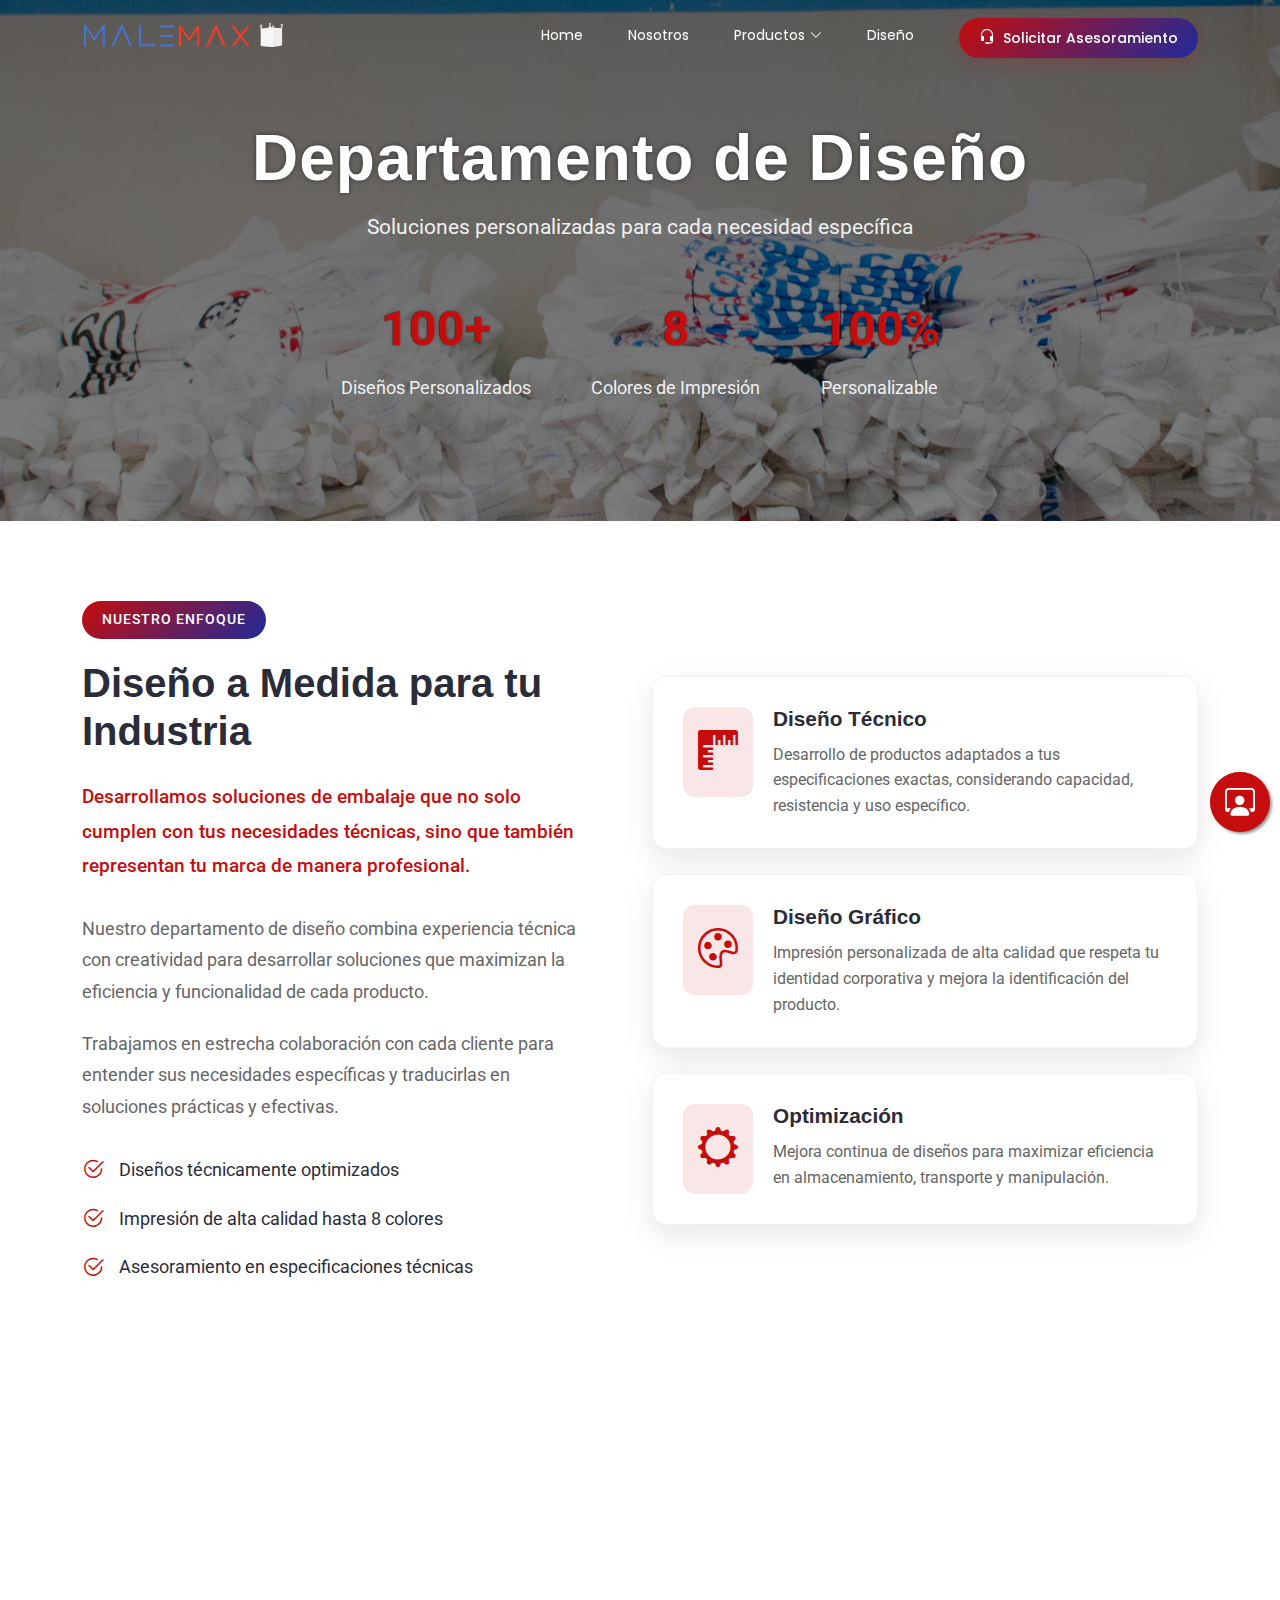
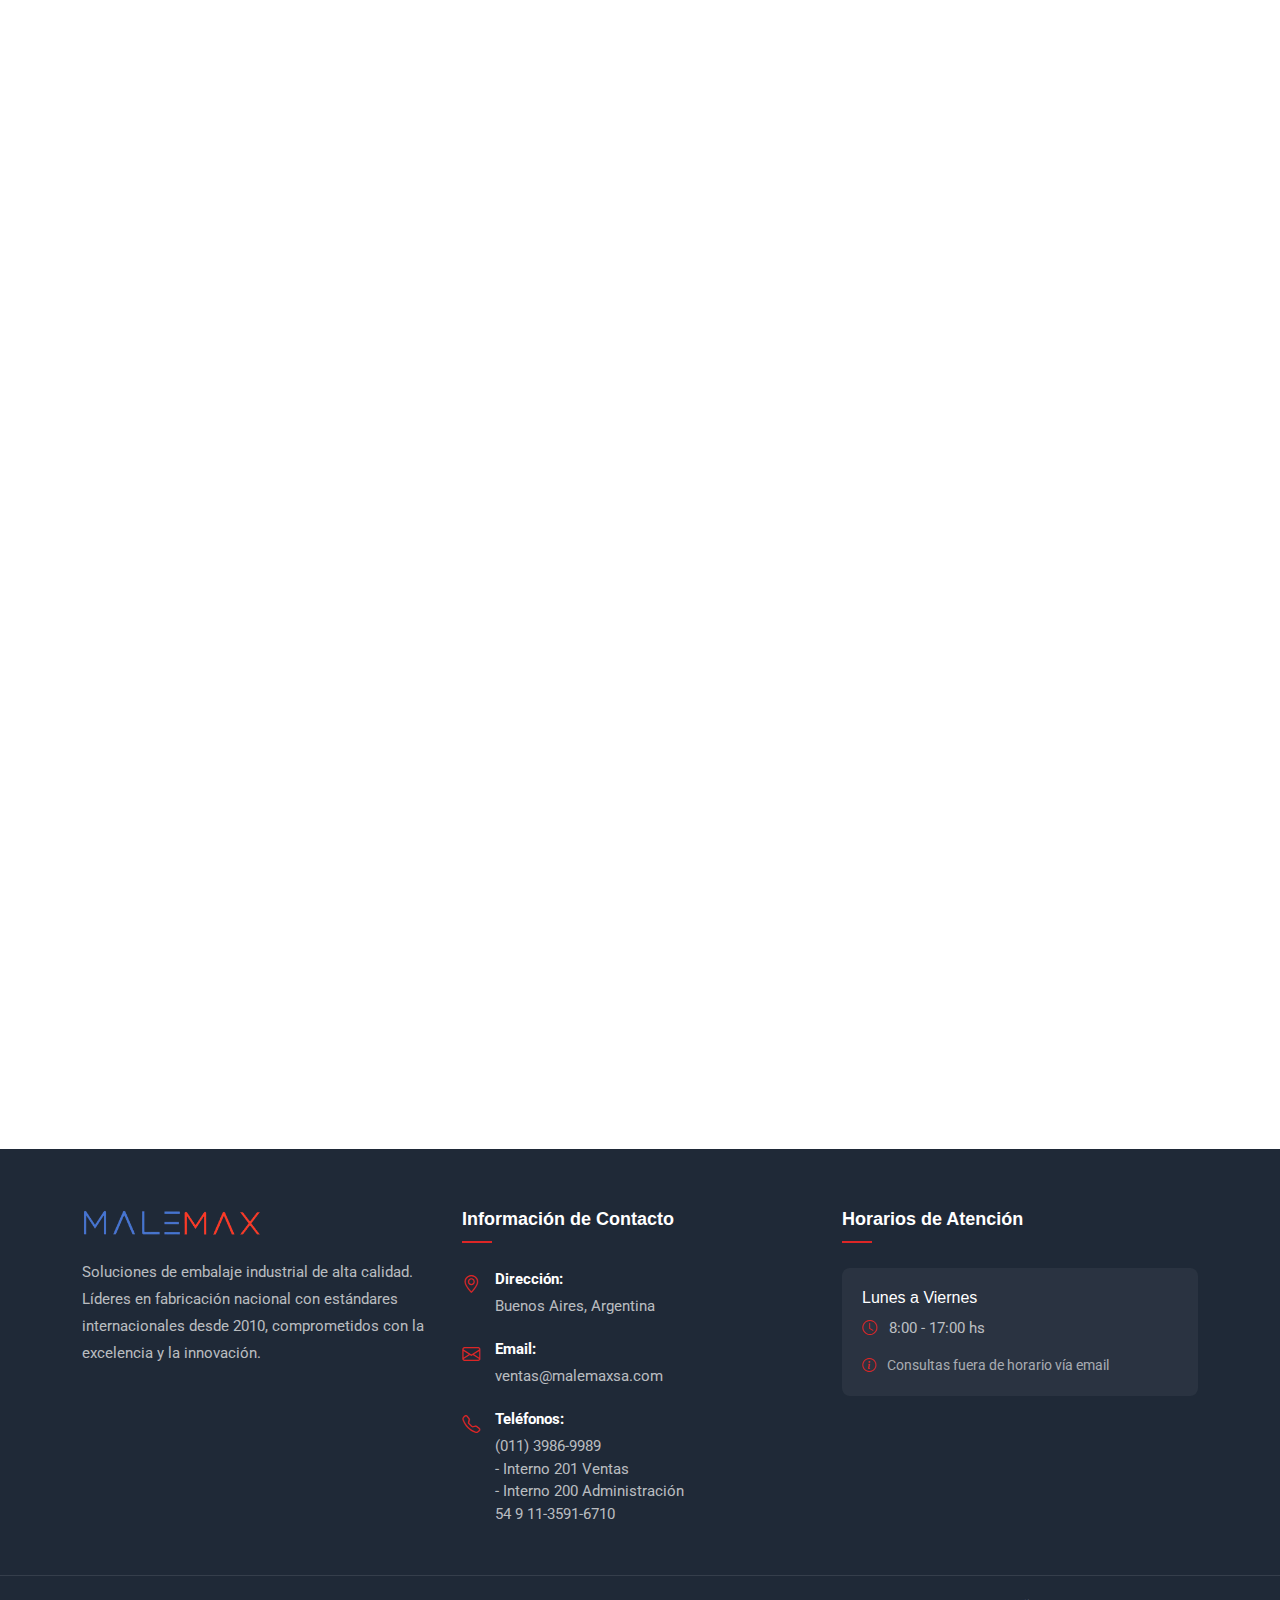
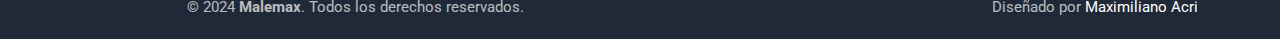
<file: diseño.html>
<!DOCTYPE html>
<html lang="es">

<head>
  <meta charset="utf-8">
  <meta content="width=device-width, initial-scale=1.0" name="viewport">
  <title>Diseño- MaleMax</title>
  <meta name="description" content="Servicio de diseño personalizado para embalajes industriales. Desarrollamos soluciones a medida con impresión de alta calidad y especificaciones técnicas precisas">
  <meta name="keywords" content="diseño big bags, personalización embalajes, impresión industrial, desarrollo técnico, soluciones a medida, diseño contenedores, especificaciones técnicas">

  <!-- Favicons -->
  <link href="./assets/img/favicon2.png" rel="icon">
  <link href="./assets/img/lRecurso 3.png" rel="apple-touch-icon">

  <!-- Fonts -->
  <link href="https://fonts.googleapis.com" rel="preconnect">
  <link href="https://fonts.gstatic.com" rel="preconnect" crossorigin>
  <link href="https://fonts.googleapis.com/css2?family=Roboto:wght@300;400;500;700&family=Poppins:wght@400;500;600&display=swap" rel="stylesheet">

  <!-- Vendor CSS Files -->
  <link href="assets/vendor/bootstrap/css/bootstrap.min.css" rel="stylesheet">
  <link href="assets/vendor/bootstrap-icons/bootstrap-icons.css" rel="stylesheet">
  <link href="assets/vendor/aos/aos.css" rel="stylesheet">
  <link href="assets/vendor/animate.css/animate.min.css" rel="stylesheet">

  <!-- Template Main CSS Files -->
  <link href="assets/css/main.css" rel="stylesheet">
</head>

<body class="productos-page">

  <div class="modal fade" id="serviciosModal" tabindex="-1" aria-hidden="true">
    <div class="modal-dialog modal-lg">
      <div class="modal-content">
        <div class="modal-header">
          <ul class="nav nav-tabs modal-tabs" role="tablist">
            <li class="nav-item" role="presentation">
              <button class="nav-link active" data-bs-toggle="tab" data-bs-target="#cotizacion-tab" type="button" role="tab">
                <i class="bi bi-calculator"></i> Solicitar Cotización
              </button>
            </li>
            <li class="nav-item" role="presentation">
              <button class="nav-link" data-bs-toggle="tab" data-bs-target="#asesoria-tab" type="button" role="tab">
                <i class="bi bi-chat-dots"></i> Asesoramiento Técnico
              </button>
            </li>
          </ul>
          <button type="button" class="btn-close" data-bs-dismiss="modal" aria-label="Close"></button>
        </div>
  
        <div class="modal-body">
          <div class="tab-content">
            <!-- Formulario de Cotización -->
            <div class="tab-pane fade show active" id="cotizacion-tab" role="tabpanel">
              <form class="cotizacion-form" id="formCotizacion">
                <div class="row g-3">
                  <div class="col-md-6">
                    <div class="form-floating">
                      <input type="text" class="form-control" id="cotizacion-nombre" required>
                      <label>Nombre</label>
                    </div>
                  </div>
                  <div class="col-md-6">
                    <div class="form-floating">
                      <input type="email" class="form-control" id="cotizacion-email" required>
                      <label>Email</label>
                    </div>
                  </div>
                  <div class="col-md-6">
                    <div class="form-floating">
                      <input type="text" class="form-control" id="cotizacion-empresa">
                      <label>Empresa</label>
                    </div>
                  </div>
                  <div class="col-md-6">
                    <div class="form-floating">
                      <input type="tel" class="form-control" id="cotizacion-telefono" required>
                      <label>Teléfono</label>
                    </div>
                  </div>
                  <div class="col-12">
                    <div class="form-floating">
                      <select class="form-select" id="cotizacion-producto" required>
                        <option value="" selected disabled>Seleccione un producto</option>
                        <optgroup label="Big Bags">
                          <option>Boca abierta/Fondo cerrado</option>
                          <option>Boca abierta/Válvula descarga</option>
                          <option>Válvula de carga/Fondo cerrado</option>
                          <option>Boca con pollera/Fondo cerrado</option>
                          <option>Boca con pollera/Válvula descarga</option>
                          <option>Válvula de carga/Válvula descarga</option>
                        </optgroup>
                        <optgroup label="Otros Productos">
                          <option>Bolsa de Rafia</option>
                          <option>Tela Cubre Cerco</option>
                          <option>Bulk Liner</option>
                        </optgroup>
                      </select>
                      <label>Producto a cotizar</label>
                    </div>
                  </div>
                  <div class="col-12">
                    <div class="form-floating">
                      <textarea class="form-control" id="cotizacion-mensaje" style="height: 120px"></textarea>
                      <label>Especificaciones y cantidades</label>
                    </div>
                  </div>
                  <div class="col-12">
                    <button type="submit" class="btn-submit">
                      <i class="bi bi-send"></i> Solicitar Cotización
                    </button>
                  </div>
                </div>
              </form>
            </div>
  
            <!-- Formulario de Asesoramiento -->
            <div class="tab-pane fade" id="asesoria-tab" role="tabpanel">
              <form class="asesoria-form" id="formAsesoria">
                <div class="row g-3">
                  <div class="col-md-6">
                    <div class="form-floating">
                      <input type="text" class="form-control" id="asesoria-nombre" required>
                      <label>Nombre</label>
                    </div>
                  </div>
                  <div class="col-md-6">
                    <div class="form-floating">
                      <input type="email" class="form-control" id="asesoria-email" required>
                      <label>Email</label>
                    </div>
                  </div>
                  <div class="col-md-6">
                    <div class="form-floating">
                      <input type="text" class="form-control" id="asesoria-empresa">
                      <label>Empresa</label>
                    </div>
                  </div>
                  <div class="col-md-6">
                    <div class="form-floating">
                      <input type="tel" class="form-control" id="asesoria-telefono" required>
                      <label>Teléfono</label>
                    </div>
                  </div>
                  <div class="col-12">
                    <div class="form-floating">
                      <select class="form-select" id="asesoria-tipo" required>
                        <option value="" selected disabled>Seleccione el tipo de asesoramiento</option>
                        <option>Técnico</option>
                        <option>Producto</option>
                        <option>Aplicación</option>
                        <option>Otro</option>
                      </select>
                      <label>Tipo de asesoramiento</label>
                    </div>
                  </div>
                  <div class="col-12">
                    <div class="form-floating">
                      <textarea class="form-control" id="asesoria-consulta" style="height: 120px"></textarea>
                      <label>Describa su consulta</label>
                    </div>
                  </div>
                  <div class="col-12">
                    <button type="submit" class="btn-submit">
                      <i class="bi bi-send"></i> Solicitar Asesoramiento
                    </button>
                  </div>
                </div>
              </form>
            </div>
          </div>
        </div>
      </div>
    </div>
  </div>
  <!-- Header -->
  <header id="header" class="header d-flex align-items-center fixed-top">
    <div class="container-fluid container-xl position-relative d-flex align-items-center justify-content-between">

      <a href="index.html" class="logo d-flex align-items-center">
        <img src="assets/img/malemaxlogo.png" alt=""> 
        <img src="assets/img//lRecurso 3.png" alt="logo bi-binoculars"> 

      </a>

      <nav id="navmenu" class="navmenu">
        <ul>
          <li><a href="index.html">Home</a></li>
          <li><a href="nosotros.html">Nosotros</a></li>
          <li class="dropdown">
            <a href="productos.html"><span>Productos</span> <i class="bi bi-chevron-down toggle-dropdown"></i></a>
            <ul>
              <li><a href="productos.html#bolsas">Bolsas y Embalaje</a></li>
              <li><a href="productos.html#bulk-liner">Bulk Liner</a></li>
              <li><a href="productos.html#cubre-cerco">Cubre Cerco</a></li>
              <li class="dropdown">
                <a href="productos.html#big-bags"><span>Big Bags</span> <i class="bi bi-chevron-down toggle-dropdown"></i></a>
                <ul>
                  <li><a href="productos.html#product-boca-abierta-fondo-cerrado">Boca abierta / Fondo cerrado</a></li>
                  <li><a href="productos.html#product-boca-abierta-valvula">Boca abierta / Válvula de descarga</a></li>
                  <li><a href="productos.html#product-valvula-carga-fondo-cerrado">Válvula de carga / Fondo cerrado</a></li>
                  <li><a href="productos.html#product-boca-pollera-fondo-cerrado">Boca con pollera / Fondo cerrado</a></li>
                  <li><a href="productos.html#product-boca-pollera-valvula">Boca con pollera / Válvula de descarga</a></li>
                  <li><a href="productos.html#product-valvula-carga-descarga">Válvula de carga / Válvula de descarga</a></li>
                </ul>
              </li>
            </ul>
          </li>
          <li><a href="diseño.html">Diseño</a></li>
          <li class="nav-cta">
            <button class="btn-cta" data-bs-toggle="modal" data-bs-target="#serviciosModal">
              <i class="bi bi-headset"></i>
              Solicitar Asesoramiento
            </button>
          </li>
        </ul>
        <i class="mobile-nav-toggle d-xl-none bi bi-list"></i>
      </nav>

    </div>
  </header>


  <main class="main">
    <!-- Banner del Diseño -->
    <section id="design" class="about-modern">
        <div class="diseño-header" data-aos="fade-up">
            <div class="container">
                <h2 class="about-title">Departamento de Diseño</h2>
                <p class="about-subtitle">Soluciones personalizadas para cada necesidad específica</p>
                <div class="about-header-stats">
                    <div class="stat-item">
                        <span class="stat-number">100+</span>
                        <span class="stat-text">Diseños Personalizados</span>
                    </div>
                    <div class="stat-item">
                        <span class="stat-number">8</span>
                        <span class="stat-text">Colores de Impresión</span>
                    </div>
                    <div class="stat-item">
                        <span class="stat-number">100%</span>
                        <span class="stat-text">Personalizable</span>
                    </div>
                </div>
            </div>
        </div>

        <div class="container">
            <div class="about-intro" data-aos="fade-up">
                <div class="row align-items-center">
                    <div class="col-lg-6">
                        <div class="intro-content">
                            <div class="section-badge">Nuestro Enfoque</div>
                            <h3>Diseño a Medida para tu Industria</h3>
                            <p class="intro-lead">Desarrollamos soluciones de embalaje que no solo cumplen con tus necesidades técnicas, sino que también representan tu marca de manera profesional.</p>
                            <div class="intro-text">
                                <p>Nuestro departamento de diseño combina experiencia técnica con creatividad para desarrollar soluciones que maximizan la eficiencia y funcionalidad de cada producto.</p>
                                <p>Trabajamos en estrecha colaboración con cada cliente para entender sus necesidades específicas y traducirlas en soluciones prácticas y efectivas.</p>
                            </div>
                            <div class="intro-features">
                                <div class="feature-item">
                                    <i class="bi bi-check2-circle"></i>
                                    <span>Diseños técnicamente optimizados</span>
                                </div>
                                <div class="feature-item">
                                    <i class="bi bi-check2-circle"></i>
                                    <span>Impresión de alta calidad hasta 8 colores</span>
                                </div>
                                <div class="feature-item">
                                    <i class="bi bi-check2-circle"></i>
                                    <span>Asesoramiento en especificaciones técnicas</span>
                                </div>
                            </div>
                        </div>
                    </div>
                    <div class="col-lg-6">
                        <div class="value-cards">
                            <div class="value-card">
                                <i class="bi bi-rulers"></i>
                                <div class="value-content">
                                    <h4>Diseño Técnico</h4>
                                    <p>Desarrollo de productos adaptados a tus especificaciones exactas, considerando capacidad, resistencia y uso específico.</p>
                                </div>
                            </div>
                            <div class="value-card">
                                <i class="bi bi-palette"></i>
                                <div class="value-content">
                                    <h4>Diseño Gráfico</h4>
                                    <p>Impresión personalizada de alta calidad que respeta tu identidad corporativa y mejora la identificación del producto.</p>
                                </div>
                            </div>
                            <div class="value-card">
                                <i class="bi bi-gear-wide"></i>
                                <div class="value-content">
                                    <h4>Optimización</h4>
                                    <p>Mejora continua de diseños para maximizar eficiencia en almacenamiento, transporte y manipulación.</p>
                                </div>
                            </div>
                        </div>
                    </div>
                </div>
            </div>
        </div>
    </section>

    <!-- Sección de Proceso -->
    <section class="process-section" data-aos="fade-up">
        <div class="container">
            <div class="section-badge">Proceso de Diseño</div>
            <h3>Del Concepto a la Realidad</h3>
            
            <div class="process-grid">
                <div class="process-card">
                    <div class="process-icon">
                        <i class="bi bi-lightbulb"></i>
                        <span class="process-number">01</span>
                    </div>
                    <h4>Análisis de Necesidades</h4>
                    <p>Estudiamos tus requerimientos específicos: tipo de producto, capacidad, condiciones de uso y almacenamiento.</p>
                </div>

                <div class="process-card">
                    <div class="process-icon">
                        <i class="bi bi-pencil-square"></i>
                        <span class="process-number">02</span>
                    </div>
                    <h4>Diseño Técnico</h4>
                    <p>Desarrollamos planos técnicos detallados considerando dimensiones, resistencia y especificaciones de materiales.</p>
                </div>

                <div class="process-card">
                    <div class="process-icon">
                        <i class="bi bi-palette2"></i>
                        <span class="process-number">03</span>
                    </div>
                    <h4>Diseño Gráfico</h4>
                    <p>Creamos el arte final para impresión, respetando tu identidad corporativa y optimizando la visualización.</p>
                </div>

                <div class="process-card">
                    <div class="process-icon">
                        <i class="bi bi-check-circle"></i>
                        <span class="process-number">04</span>
                    </div>
                    <h4>Prototipo y Aprobación</h4>
                    <p>Fabricamos muestras para validación y realizamos ajustes según tus comentarios antes de la producción final.</p>
                </div>
            </div>
        </div>
    </section>

<!-- Sección de Capacidades -->
<section class="capabilities-section" data-aos="fade-up">
  <div class="container">
      <div class="section-badge">Capacidades Técnicas</div>
      <h3>Nuestras Herramientas</h3>
      
      <div class="capabilities-grid">
          <div class="capability-card">
              <i class="bi bi-printer"></i>
              <h4>Impresión</h4>
              <ul>
                  <li>Hasta 8 colores</li>
                  <li>Alta definición</li>
                  <li>Tintas especiales</li>
                  <li>Acabados personalizados</li>
              </ul>
          </div>

          <div class="capability-card">
              <i class="bi bi-stack"></i>
              <h4>Materiales</h4>
              <ul>
                  <li>Polipropileno virgen</li>
                  <li>Tejidos especiales</li>
                  <li>Recubrimientos UV</li>
                  <li>Tratamientos antiestáticos</li>
              </ul>
          </div>

          <div class="capability-card">
              <i class="bi bi-rulers"></i>
              <h4>Dimensiones</h4>
              <ul>
                  <li>Tamaños personalizados</li>
                  <li>Alta precisión</li>
                  <li>Optimización de espacio</li>
                  <li>Diseños ergonómicos</li>
              </ul>
          </div>

          <!-- Sección de Certificaciones comentada 
          <div class="capability-card">
              <i class="bi bi-shield-check"></i>
              <h4>Certificaciones</h4>
              <ul>
                  <li>Control de calidad</li>
                  <li>Normas ISO</li>
                  <li>Certificados de seguridad</li>
                  <li>Pruebas de resistencia</li>
              </ul>
          </div>
          -->
      </div>
  </div>
</section>

    <!-- Call to Action -->
    <section class="call-to-actiondiseño" data-aos="fade-up">
        <div class="container">
            <div class="row align-items-center">
              
                <div class="col-lg-8">
                    <h2>¿Necesitás un diseño personalizado?</h2>
                    <p>Nuestro equipo está listo para ayudarte a desarrollar la solución perfecta para tu negocio</p>
                </div>
                <div class="col-lg-4 text-center">
                    <button class="cta-button" data-bs-toggle="modal" data-bs-target="#serviciosModal">
                        Consultá con nuestros expertos
                    </button>
                </div>
            </div>
        </div>
    </section>
</main>


<div class="modal fade" id="serviciosModal" tabindex="-1" aria-hidden="true">
  <div class="modal-dialog modal-lg">
    <div class="modal-content">
      <div class="modal-header">
        <ul class="nav nav-tabs modal-tabs" role="tablist">
          <li class="nav-item" role="presentation">
            <button class="nav-link active" data-bs-toggle="tab" data-bs-target="#cotizacion-tab" type="button" role="tab">
              <i class="bi bi-calculator"></i> Solicitar Cotización
            </button>
          </li>
          <li class="nav-item" role="presentation">
            <button class="nav-link" data-bs-toggle="tab" data-bs-target="#asesoria-tab" type="button" role="tab">
              <i class="bi bi-chat-dots"></i> Asesoramiento Técnico
            </button>
          </li>
        </ul>
        <button type="button" class="btn-close" data-bs-dismiss="modal" aria-label="Close"></button>
      </div>

      <div class="modal-body">
        <div class="tab-content">
          <!-- Formulario de Cotización -->
          <div class="tab-pane fade show active" id="cotizacion-tab" role="tabpanel">
            <form class="cotizacion-form" id="formCotizacion">
              <div class="row g-3">
                <div class="col-md-6">
                  <div class="form-floating">
                    <input type="text" class="form-control" id="cotizacion-nombre" required>
                    <label>Nombre</label>
                  </div>
                </div>
                <div class="col-md-6">
                  <div class="form-floating">
                    <input type="email" class="form-control" id="cotizacion-email" required>
                    <label>Email</label>
                  </div>
                </div>
                <div class="col-md-6">
                  <div class="form-floating">
                    <input type="text" class="form-control" id="cotizacion-empresa">
                    <label>Empresa</label>
                  </div>
                </div>
                <div class="col-md-6">
                  <div class="form-floating">
                    <input type="tel" class="form-control" id="cotizacion-telefono" required>
                    <label>Teléfono</label>
                  </div>
                </div>
                <div class="col-12">
                  <div class="form-floating">
                    <select class="form-select" id="cotizacion-producto" required>
                      <option value="" selected disabled>Seleccione un producto</option>
                      <optgroup label="Big Bags">
                        <option>Boca abierta/Fondo cerrado</option>
                        <option>Boca abierta/Válvula descarga</option>
                        <option>Válvula de carga/Fondo cerrado</option>
                        <option>Boca con pollera/Fondo cerrado</option>
                        <option>Boca con pollera/Válvula descarga</option>
                        <option>Válvula de carga/Válvula descarga</option>
                      </optgroup>
                      <optgroup label="Otros Productos">
                        <option>Bolsa de Rafia</option>
                        <option>Tela Cubre Cerco</option>
                        <option>Bulk Liner</option>
                      </optgroup>
                    </select>
                    <label>Producto a cotizar</label>
                  </div>
                </div>
                <div class="col-12">
                  <div class="form-floating">
                    <textarea class="form-control" id="cotizacion-mensaje" style="height: 120px"></textarea>
                    <label>Especificaciones y cantidades</label>
                  </div>
                </div>
                <div class="col-12">
                  <button type="submit" class="btn-submit">
                    <i class="bi bi-send"></i> Solicitar Cotización
                  </button>
                </div>
              </div>
            </form>
          </div>

          <!-- Formulario de Asesoramiento -->
          <div class="tab-pane fade" id="asesoria-tab" role="tabpanel">
            <form class="asesoria-form" id="formAsesoria">
              <div class="row g-3">
                <div class="col-md-6">
                  <div class="form-floating">
                    <input type="text" class="form-control" id="asesoria-nombre" required>
                    <label>Nombre</label>
                  </div>
                </div>
                <div class="col-md-6">
                  <div class="form-floating">
                    <input type="email" class="form-control" id="asesoria-email" required>
                    <label>Email</label>
                  </div>
                </div>
                <div class="col-md-6">
                  <div class="form-floating">
                    <input type="text" class="form-control" id="asesoria-empresa">
                    <label>Empresa</label>
                  </div>
                </div>
                <div class="col-md-6">
                  <div class="form-floating">
                    <input type="tel" class="form-control" id="asesoria-telefono" required>
                    <label>Teléfono</label>
                  </div>
                </div>
                <div class="col-12">
                  <div class="form-floating">
                    <select class="form-select" id="asesoria-tipo" required>
                      <option value="" selected disabled>Seleccione el tipo de asesoramiento</option>
                      <option>Técnico</option>
                      <option>Producto</option>
                      <option>Aplicación</option>
                      <option>Otro</option>
                    </select>
                    <label>Tipo de asesoramiento</label>
                  </div>
                </div>
                <div class="col-12">
                  <div class="form-floating">
                    <textarea class="form-control" id="asesoria-consulta" style="height: 120px"></textarea>
                    <label>Describa su consulta</label>
                  </div>
                </div>
                <div class="col-12">
                  <button type="submit" class="btn-submit">
                    <i class="bi bi-send"></i> Solicitar Asesoramiento
                  </button>
                </div>
              </div>
            </form>
          </div>
        </div>
      </div>
    </div>
  </div>
</div>

<footer id="footer" class="footer">
  <div class="footer-top">
    <div class="container">
      <div class="row gy-4">
        <!-- Company Info & Logo -->
        <div class="col-lg-4 col-md-12 footer-info">
          <div class="footer-logo mb-4">
            <img src="./assets/img/malemaxlogo.png" alt="Malemax Logo" class="img-fluid" width="180">
          </div>
          <p class="company-description">
            Soluciones de embalaje industrial de alta calidad. Líderes en fabricación nacional 
            con estándares internacionales desde 2010, comprometidos con la excelencia y la innovación.
          </p>

        </div>

        <!-- Contact Information -->
        <div class="col-lg-4 col-md-6 footer-contact">
          <h4>Información de Contacto</h4>
          <ul class="contact-list">
            <li>
              <i class="bi bi-geo-alt"></i>
              <div class="contact-info">
                <strong>Dirección:</strong>
                <p>Buenos Aires, Argentina</p>
              </div>
            </li>
            <li>
              <i class="bi bi-envelope"></i>
              <div class="contact-info">
                <strong>Email:</strong>
                <p><a href="mailto:ventas@malemaxsa.com">ventas@malemaxsa.com</a></p>
              </div>
            </li>
            <li>
              <i class="bi bi-telephone"></i>
              <div class="contact-info">
                <strong>Teléfonos:</strong>
                <p><a href="tel:+541112345678">(011) 3986-9989</a></p>
                <p>- Interno 201 Ventas</p>
                <p>- Interno 200 Administración</p>
                <p><a href="tel:+541112345678">54 9 11-3591-6710</a></p>
              </div>
            </li>
          </ul>
        </div>

        <!-- Business Hours -->
        <div class="col-lg-4 col-md-6 footer-hours">
          <h4>Horarios de Atención</h4>
          <div class="business-hours">
            <div class="hours-block">
              <h5>Lunes a Viernes</h5>
              <p><i class="bi bi-clock"></i> 8:00 - 17:00 hs</p>
            </div>
            <div class="hours-note mt-3">
              <i class="bi bi-info-circle"></i>
              <span>Consultas fuera de horario vía email</span>
            </div>
          </div>
        </div>
      </div>
    </div>
  </div>

  <div class="footer-bottom">
    <div class="container">
      <div class="row align-items-center">
        <div class="col-md-6">
          <div class="copyright">
            © <span id="currentYear">2024</span> <strong>Malemax</strong>. Todos los derechos reservados.
          </div>
        </div>
        <div class="col-md-6">
          <div class="credits">
            Diseñado por <a href="https://www.linkedin.com/in/maximilianoeacri/" target="_blank" rel="noopener">Maximiliano Acri</a>
          </div>
        </div>
      </div>
    </div>
  </div>
</footer>


  <!-- Botón de WhatsApp con tooltip -->
  <div class="assistant-container">
    <button class="assistant-btn" id="assistantBtn">
        <div class="icon-container">
            <i class="bi bi-person-workspace"></i>
            <i class="bi bi-headset secondary-icon"></i>
        </div>
    </button>
    <span class="assistant-tooltip">¿Cómo podemos ayudarte?</span>
    <div class="assistant-menu" id="assistantMenu">
        <button class="menu-item" data-bs-toggle="modal" data-bs-target="#serviciosModal" 
                onclick="activateTab('cotizacion-tab')">
            <i class="bi bi-calculator"></i>
            Solicitar Cotización
        </button>
        <button class="menu-item" data-bs-toggle="modal" data-bs-target="#serviciosModal"
                onclick="activateTab('asesoria-tab')">
            <i class="bi bi-tools"></i>
            Asesoramiento Técnico
        </button>
        <a href="https://wa.me/5491135916710?text=Hola,%20quisiera%20hablar%20con%20un%20asesor" 
           class="menu-item"
           target="_blank"
           rel="noopener noreferrer">
            <i class="bi bi-headset"></i>
            Hablar con un Asesor
        </a>
    </div>
  </div>


  <!-- Scroll Top Button -->
  <a href="#" id="scroll-top" class="scroll-top">
    <i class="bi bi-arrow-up-short"></i>
  </a>

  <!-- Vendor JS Files -->
  <script src="assets/vendor/bootstrap/js/bootstrap.bundle.min.js"></script>
  <script src="assets/vendor/aos/aos.js"></script>
  
  <!-- Template Main JS File -->
  <script src="assets/js/main.js"></script>
  <script src="assets/js/productos.js"></script>
  <script src="assets/js/assistant.js"></script>

</body>
</html>
</file>
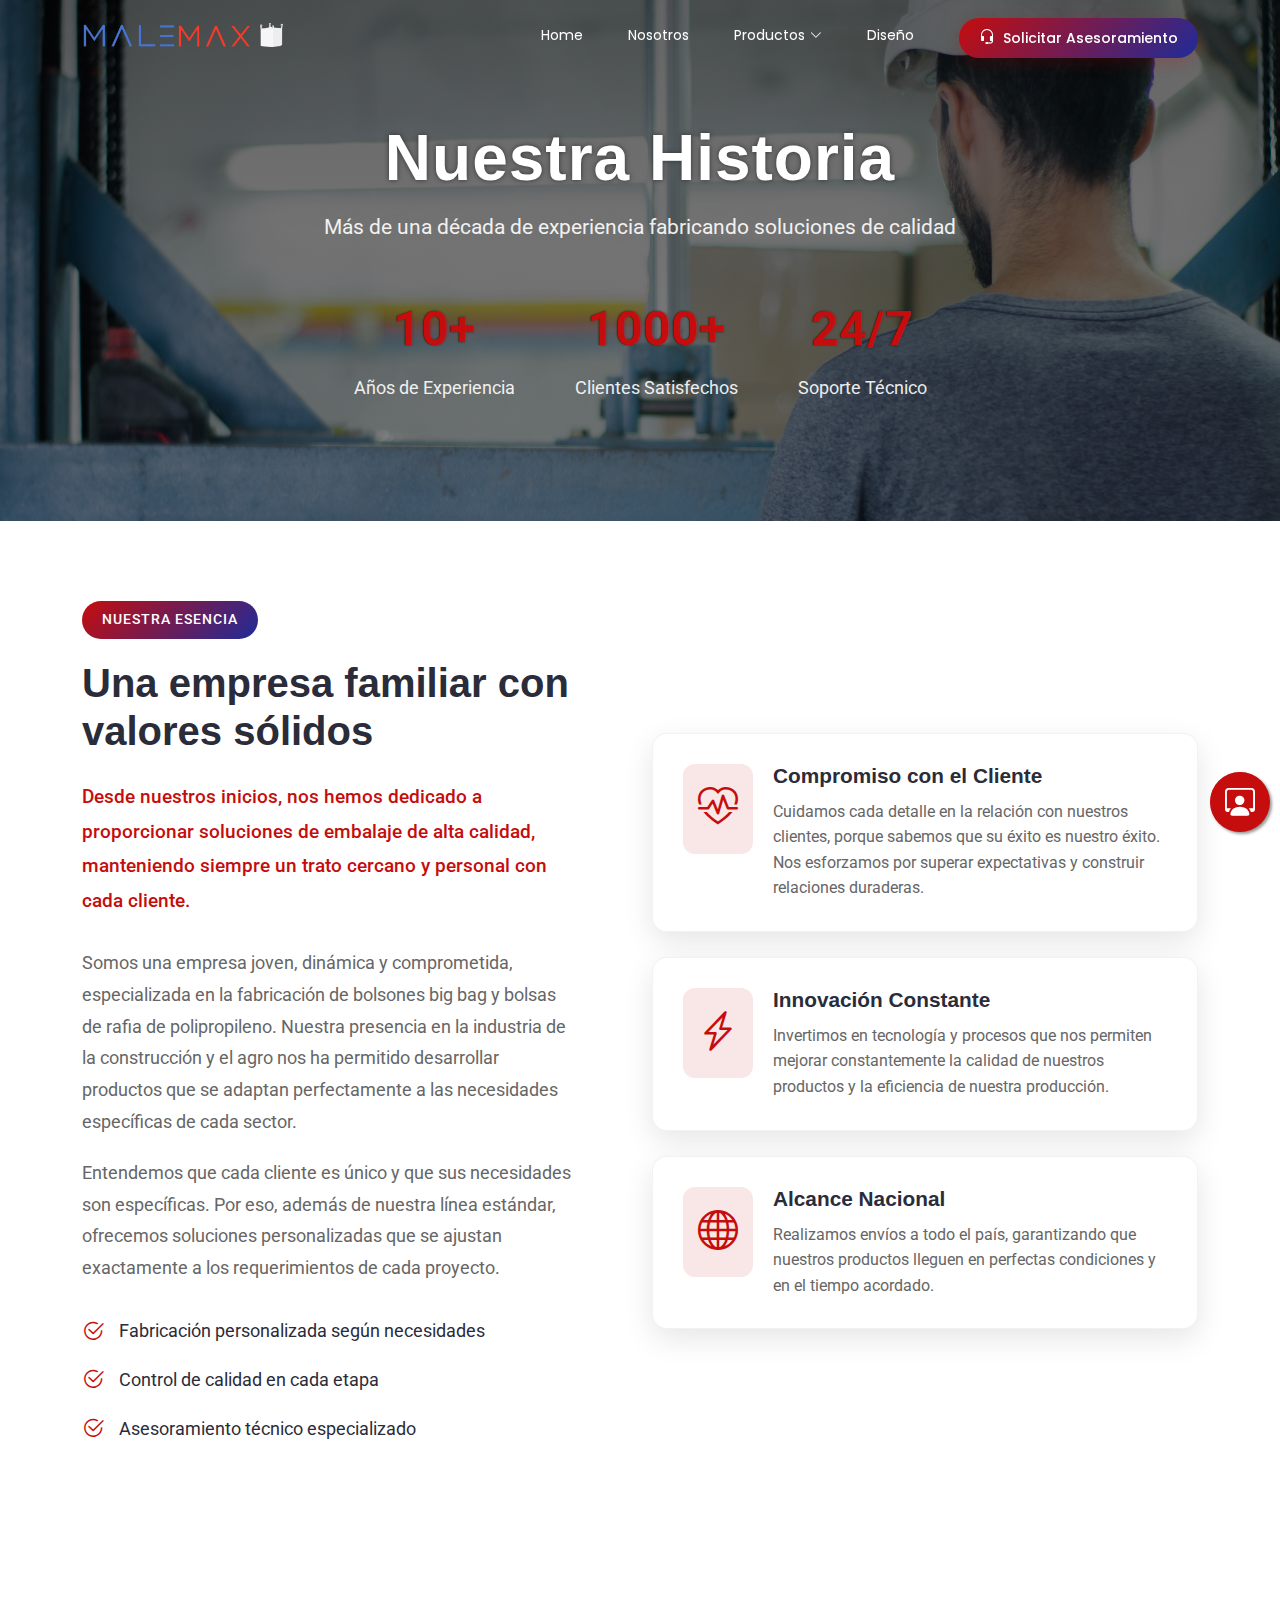
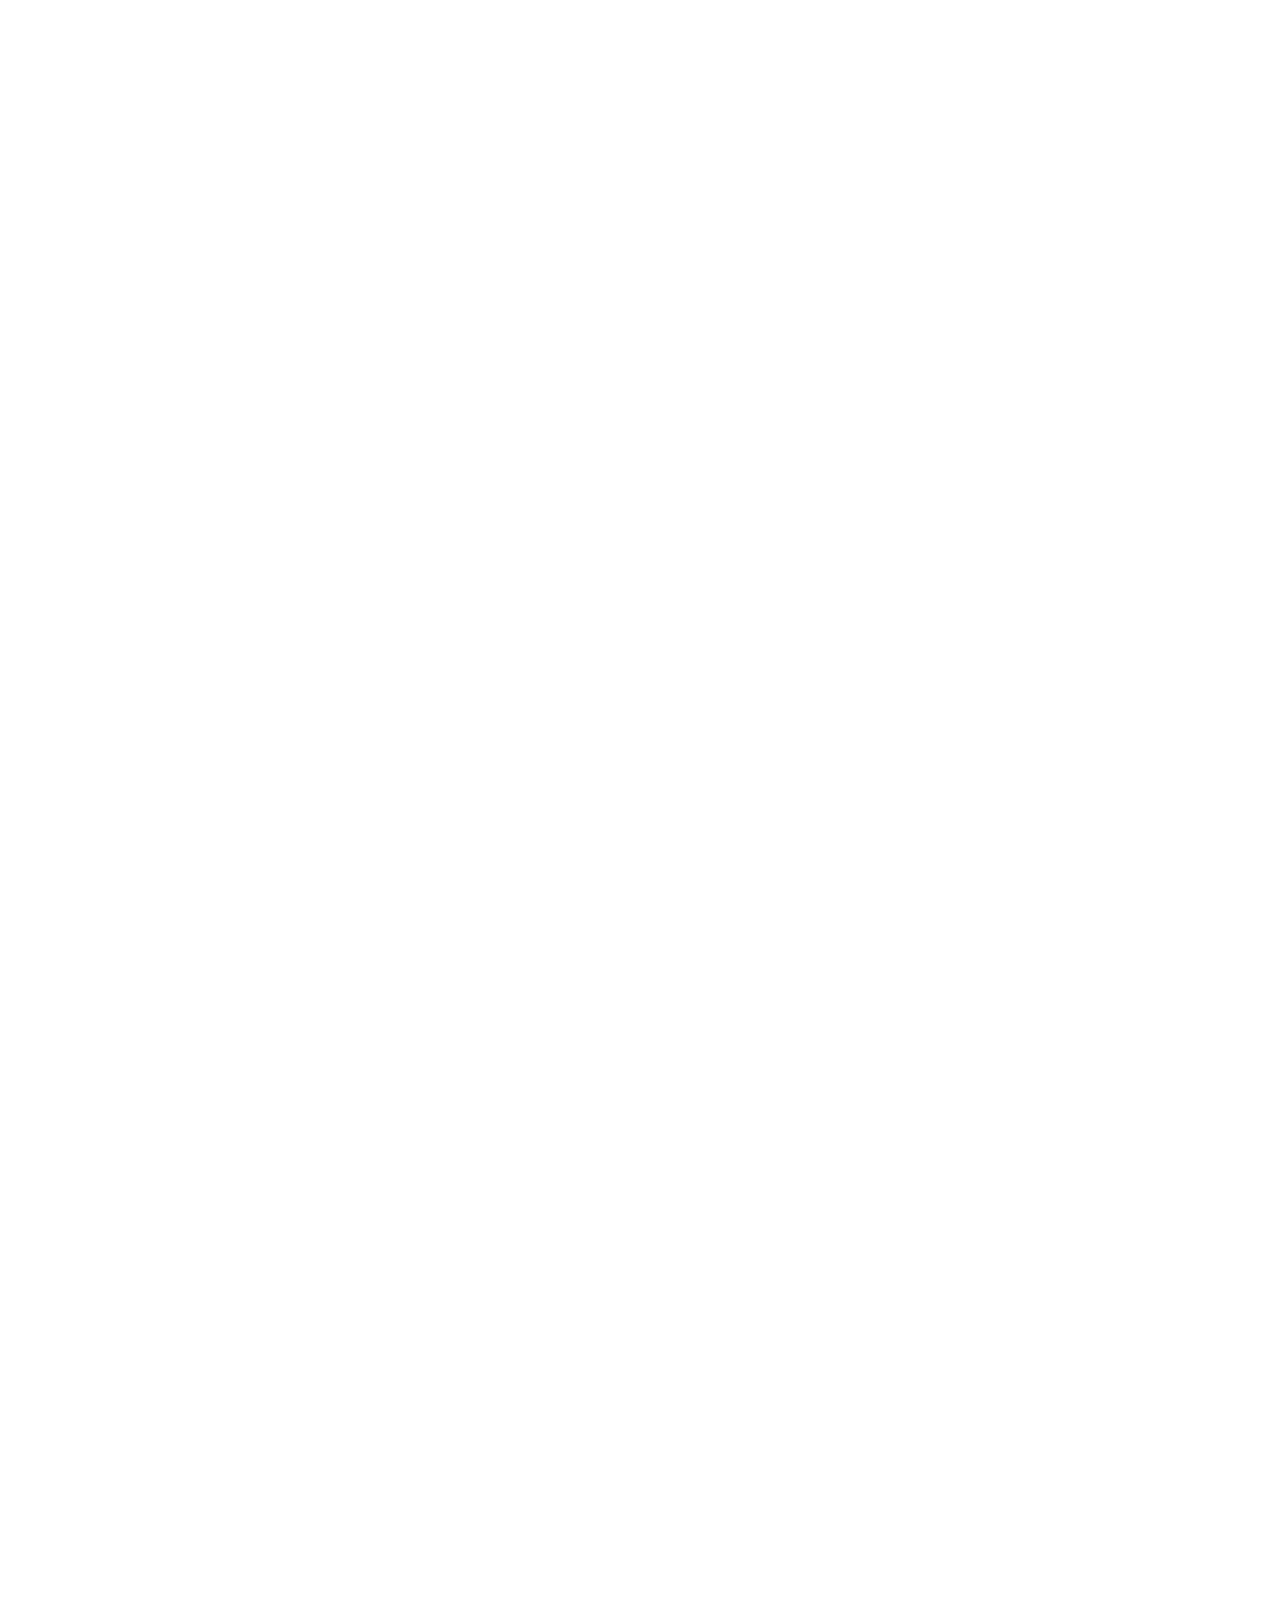
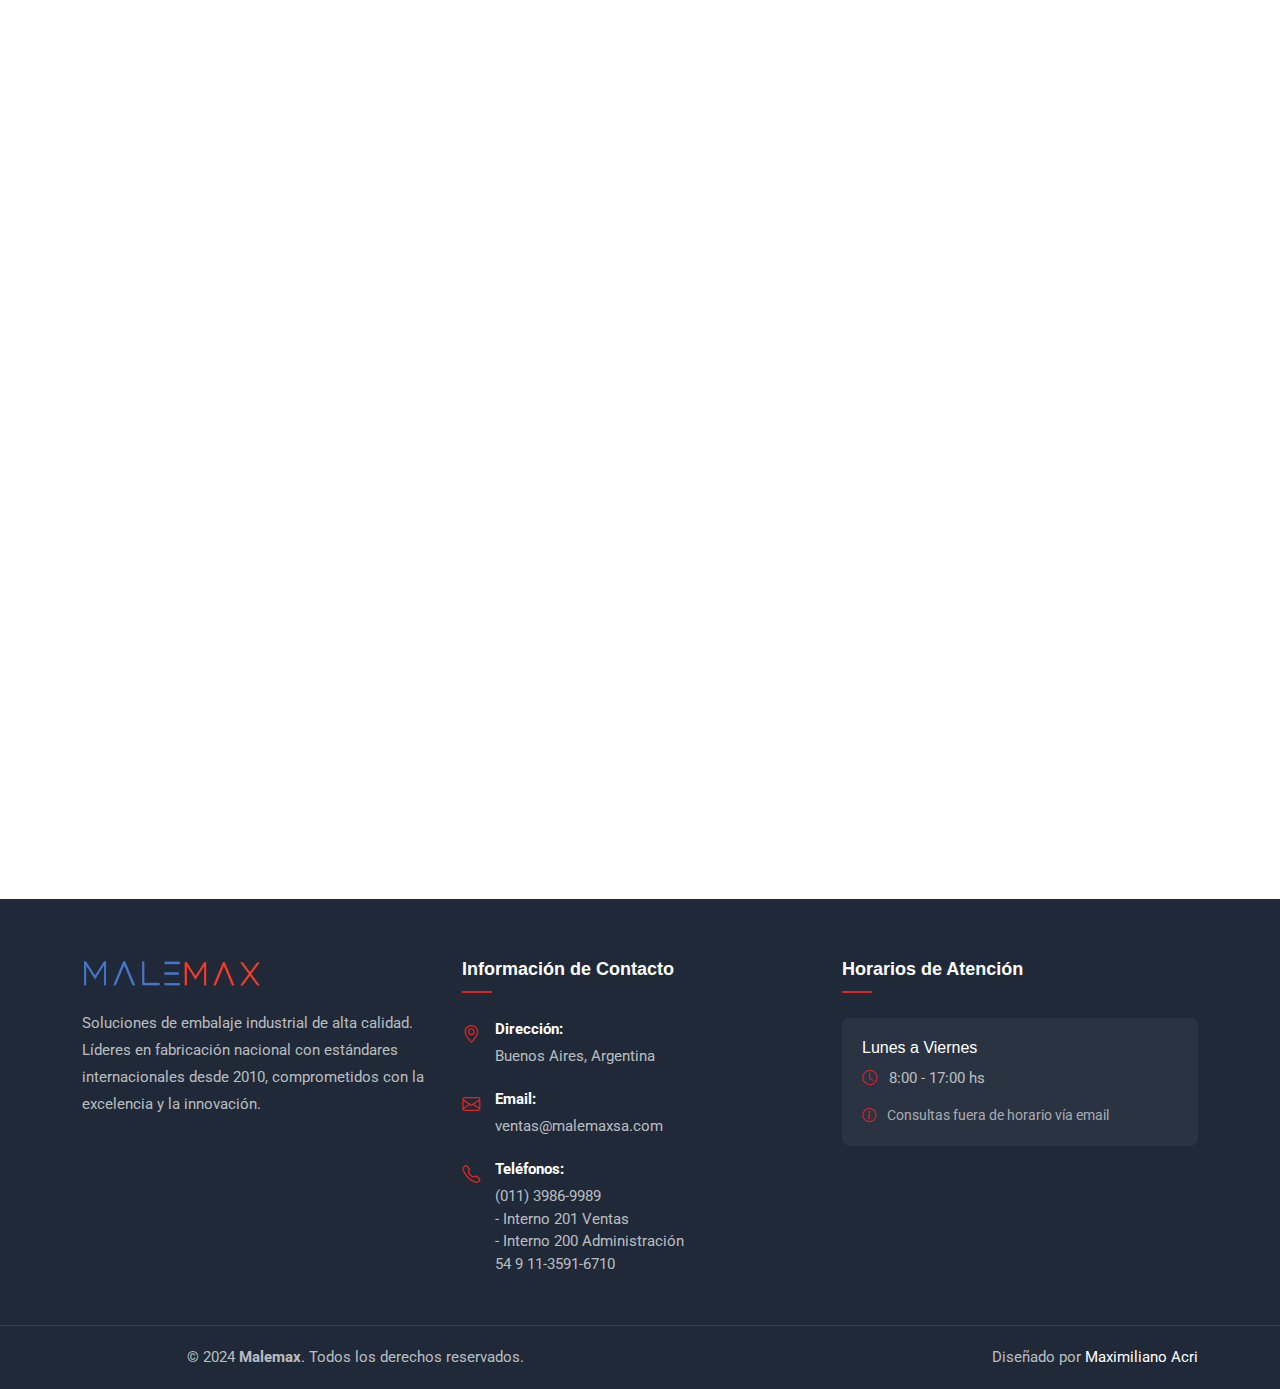
<file: nosotros.html>
<!DOCTYPE html>
<html lang="es">

<head>
  <meta charset="utf-8">
  <meta content="width=device-width, initial-scale=1.0" name="viewport">
  <title>Nosotros- MaleMax</title>
  <meta name="description" content="Más de una década de experiencia en la fabricación de soluciones de embalaje industrial. Descubre nuestra historia, valores y compromiso con la calidad y el servicio al cliente">
  <meta name="keywords" content="empresa embalaje industrial, fabricante big bags, historia malemax, experiencia industrial, servicio personalizado, calidad embalajes, equipo profesional">

  <!-- Favicons -->
  <link href="./assets/img/favicon2.png" rel="icon">
  <link href="./assets/img/lRecurso 3.png" rel="apple-touch-icon">

  <!-- Fonts -->
  <link href="https://fonts.googleapis.com" rel="preconnect">
  <link href="https://fonts.gstatic.com" rel="preconnect" crossorigin>
  <link href="https://fonts.googleapis.com/css2?family=Roboto:wght@300;400;500;700&family=Poppins:wght@400;500;600&display=swap" rel="stylesheet">

  <!-- Vendor CSS Files -->
  <link href="assets/vendor/bootstrap/css/bootstrap.min.css" rel="stylesheet">
  <link href="assets/vendor/bootstrap-icons/bootstrap-icons.css" rel="stylesheet">
  <link href="assets/vendor/aos/aos.css" rel="stylesheet">
  <link href="assets/vendor/animate.css/animate.min.css" rel="stylesheet">

  <!-- Template Main CSS Files -->
  <link href="assets/css/main.css" rel="stylesheet">
</head>

<body class="productos-page">
  <!-- Header -->
  <header id="header" class="header d-flex align-items-center fixed-top">
    <div class="container-fluid container-xl position-relative d-flex align-items-center justify-content-between">

      <a href="index.html" class="logo d-flex align-items-center">
        <img src="assets/img/malemaxlogo.png" alt=""> 
        <img src="assets/img//lRecurso 3.png" alt="logo bi-binoculars"> 

      </a>

      <nav id="navmenu" class="navmenu">
        <ul>
          <li><a href="index.html">Home</a></li>
          <li><a href="nosotros.html">Nosotros</a></li>
          <li class="dropdown">
            <a href="productos.html"><span>Productos</span> <i class="bi bi-chevron-down toggle-dropdown"></i></a>
            <ul>
              <li><a href="productos.html#bolsas">Bolsas y Embalaje</a></li>
              <li><a href="productos.html#bulk-liner">Bulk Liner</a></li>
              <li><a href="productos.html#cubre-cerco">Cubre Cerco</a></li>
              <li class="dropdown">
                <a href="productos.html#big-bags"><span>Big Bags</span> <i class="bi bi-chevron-down toggle-dropdown"></i></a>
                <ul>
                  <li><a href="productos.html#product-boca-abierta-fondo-cerrado">Boca abierta / Fondo cerrado</a></li>
                  <li><a href="productos.html#product-boca-abierta-valvula">Boca abierta / Válvula de descarga</a></li>
                  <li><a href="productos.html#product-valvula-carga-fondo-cerrado">Válvula de carga / Fondo cerrado</a></li>
                  <li><a href="productos.html#product-boca-pollera-fondo-cerrado">Boca con pollera / Fondo cerrado</a></li>
                  <li><a href="productos.html#product-boca-pollera-valvula">Boca con pollera / Válvula de descarga</a></li>
                  <li><a href="productos.html#product-valvula-carga-descarga">Válvula de carga / Válvula de descarga</a></li>
                </ul>
              </li>
            </ul>
          </li>
          <li><a href="diseño.html">Diseño</a></li>
          <li class="nav-cta">
            <button class="btn-cta" data-bs-toggle="modal" data-bs-target="#serviciosModal">
              <i class="bi bi-headset"></i>
              Solicitar Asesoramiento
            </button>
          </li>
        </ul>
        <i class="mobile-nav-toggle d-xl-none bi bi-list"></i>
      </nav>

    </div>
  </header>


  <main class="main">
    <!-- Banner del Producto -->
    <div class="modal fade" id="serviciosModal" tabindex="-1" aria-hidden="true">
      <div class="modal-dialog modal-lg">
        <div class="modal-content">
          <div class="modal-header">
            <ul class="nav nav-tabs modal-tabs" role="tablist">
              <li class="nav-item" role="presentation">
                <button class="nav-link active" data-bs-toggle="tab" data-bs-target="#cotizacion-tab" type="button" role="tab">
                  <i class="bi bi-calculator"></i> Solicitar Cotización
                </button>
              </li>
              <li class="nav-item" role="presentation">
                <button class="nav-link" data-bs-toggle="tab" data-bs-target="#asesoria-tab" type="button" role="tab">
                  <i class="bi bi-chat-dots"></i> Asesoramiento Técnico
                </button>
              </li>
            </ul>
            <button type="button" class="btn-close" data-bs-dismiss="modal" aria-label="Close"></button>
          </div>
    
          <div class="modal-body">
            <div class="tab-content">
              <!-- Formulario de Cotización -->
              <div class="tab-pane fade show active" id="cotizacion-tab" role="tabpanel">
                <form class="cotizacion-form" id="formCotizacion">
                  <div class="row g-3">
                    <div class="col-md-6">
                      <div class="form-floating">
                        <input type="text" class="form-control" id="cotizacion-nombre" required>
                        <label>Nombre</label>
                      </div>
                    </div>
                    <div class="col-md-6">
                      <div class="form-floating">
                        <input type="email" class="form-control" id="cotizacion-email" required>
                        <label>Email</label>
                      </div>
                    </div>
                    <div class="col-md-6">
                      <div class="form-floating">
                        <input type="text" class="form-control" id="cotizacion-empresa">
                        <label>Empresa</label>
                      </div>
                    </div>
                    <div class="col-md-6">
                      <div class="form-floating">
                        <input type="tel" class="form-control" id="cotizacion-telefono" required>
                        <label>Teléfono</label>
                      </div>
                    </div>
                    <div class="col-12">
                      <div class="form-floating">
                        <select class="form-select" id="cotizacion-producto" required>
                          <option value="" selected disabled>Seleccione un producto</option>
                          <optgroup label="Big Bags">
                            <option>Boca abierta/Fondo cerrado</option>
                            <option>Boca abierta/Válvula descarga</option>
                            <option>Válvula de carga/Fondo cerrado</option>
                            <option>Boca con pollera/Fondo cerrado</option>
                            <option>Boca con pollera/Válvula descarga</option>
                            <option>Válvula de carga/Válvula descarga</option>
                          </optgroup>
                          <optgroup label="Otros Productos">
                            <option>Bolsa de Rafia</option>
                            <option>Tela Cubre Cerco</option>
                            <option>Bulk Liner</option>
                          </optgroup>
                        </select>
                        <label>Producto a cotizar</label>
                      </div>
                    </div>
                    <div class="col-12">
                      <div class="form-floating">
                        <textarea class="form-control" id="cotizacion-mensaje" style="height: 120px"></textarea>
                        <label>Especificaciones y cantidades</label>
                      </div>
                    </div>
                    <div class="col-12">
                      <button type="submit" class="btn-submit">
                        <i class="bi bi-send"></i> Solicitar Cotización
                      </button>
                    </div>
                  </div>
                </form>
              </div>
    
              <!-- Formulario de Asesoramiento -->
              <div class="tab-pane fade" id="asesoria-tab" role="tabpanel">
                <form class="asesoria-form" id="formAsesoria">
                  <div class="row g-3">
                    <div class="col-md-6">
                      <div class="form-floating">
                        <input type="text" class="form-control" id="asesoria-nombre" required>
                        <label>Nombre</label>
                      </div>
                    </div>
                    <div class="col-md-6">
                      <div class="form-floating">
                        <input type="email" class="form-control" id="asesoria-email" required>
                        <label>Email</label>
                      </div>
                    </div>
                    <div class="col-md-6">
                      <div class="form-floating">
                        <input type="text" class="form-control" id="asesoria-empresa">
                        <label>Empresa</label>
                      </div>
                    </div>
                    <div class="col-md-6">
                      <div class="form-floating">
                        <input type="tel" class="form-control" id="asesoria-telefono" required>
                        <label>Teléfono</label>
                      </div>
                    </div>
                    <div class="col-12">
                      <div class="form-floating">
                        <select class="form-select" id="asesoria-tipo" required>
                          <option value="" selected disabled>Seleccione el tipo de asesoramiento</option>
                          <option>Técnico</option>
                          <option>Producto</option>
                          <option>Aplicación</option>
                          <option>Otro</option>
                        </select>
                        <label>Tipo de asesoramiento</label>
                      </div>
                    </div>
                    <div class="col-12">
                      <div class="form-floating">
                        <textarea class="form-control" id="asesoria-consulta" style="height: 120px"></textarea>
                        <label>Describa su consulta</label>
                      </div>
                    </div>
                    <div class="col-12">
                      <button type="submit" class="btn-submit">
                        <i class="bi bi-send"></i> Solicitar Asesoramiento
                      </button>
                    </div>
                  </div>
                </form>
              </div>
            </div>
          </div>
        </div>
      </div>
    </div>

    <section id="about" class="about-modern">
      <!-- Header de la sección con efecto parallax -->
      <div class="about-header" data-aos="fade-up">
        <div class="container">
          <h2 class="about-title">Nuestra Historia</h2>
          <p class="about-subtitle">Más de una década de experiencia fabricando soluciones de calidad</p>
          <div class="about-header-stats">
            <div class="stat-item">
              <span class="stat-number">10+</span>
              <span class="stat-text">Años de Experiencia</span>
            </div>
            <div class="stat-item">
              <span class="stat-number">1000+</span>
              <span class="stat-text">Clientes Satisfechos</span>
            </div>
            <div class="stat-item">
              <span class="stat-number">24/7</span>
              <span class="stat-text">Soporte Técnico</span>
            </div>
          </div>
        </div>
      </div>
    
      <div class="container">
        <!-- Sección principal con historia -->
        <div class="about-intro" data-aos="fade-up">
          <div class="row align-items-center">
            <div class="col-lg-6">
              <div class="intro-content">
                <div class="section-badge">Nuestra Esencia</div>
                <h3>Una empresa familiar con valores sólidos</h3>
                <p class="intro-lead">Desde nuestros inicios, nos hemos dedicado a proporcionar soluciones de embalaje de alta calidad, manteniendo siempre un trato cercano y personal con cada cliente.</p>
                <div class="intro-text">
                  <p>Somos una empresa joven, dinámica y comprometida, especializada en la fabricación de bolsones big bag y bolsas de rafia de polipropileno. Nuestra presencia en la industria de la construcción y el agro nos ha permitido desarrollar productos que se adaptan perfectamente a las necesidades específicas de cada sector.</p>
                  <p>Entendemos que cada cliente es único y que sus necesidades son específicas. Por eso, además de nuestra línea estándar, ofrecemos soluciones personalizadas que se ajustan exactamente a los requerimientos de cada proyecto.</p>
                </div>
                <div class="intro-features">
                  <div class="feature-item">
                    <i class="bi bi-check2-circle"></i>
                    <span>Fabricación personalizada según necesidades</span>
                  </div>
                  <div class="feature-item">
                    <i class="bi bi-check2-circle"></i>
                    <span>Control de calidad en cada etapa</span>
                  </div>
                  <div class="feature-item">
                    <i class="bi bi-check2-circle"></i>
                    <span>Asesoramiento técnico especializado</span>
                  </div>
                </div>
              </div>
            </div>
            <div class="col-lg-6">
              <div class="value-cards">
                <div class="value-card">
                  <i class="bi bi-heart-pulse"></i>
                  <div class="value-content">
                    <h4>Compromiso con el Cliente</h4>
                    <p>Cuidamos cada detalle en la relación con nuestros clientes, porque sabemos que su éxito es nuestro éxito. Nos esforzamos por superar expectativas y construir relaciones duraderas.</p>
                  </div>
                </div>
                <div class="value-card">
                  <i class="bi bi-lightning-charge"></i>
                  <div class="value-content">
                    <h4>Innovación Constante</h4>
                    <p>Invertimos en tecnología y procesos que nos permiten mejorar constantemente la calidad de nuestros productos y la eficiencia de nuestra producción.</p>
                  </div>
                </div>
                <div class="value-card">
                  <i class="bi bi-globe"></i>
                  <div class="value-content">
                    <h4>Alcance Nacional</h4>
                    <p>Realizamos envíos a todo el país, garantizando que nuestros productos lleguen en perfectas condiciones y en el tiempo acordado.</p>
                  </div>
                </div>
              </div>
            </div>
          </div>
        </div>
  <!-- Sección de Equipo -->
<div class="team-section light-bg" data-aos="fade-up">
  <div class="container">
    <div class="section-badge">Nuestro Equipo</div>
    <h3>El corazón de nuestra empresa</h3>
    <p class="team-intro">Contamos con profesionales altamente capacitados y comprometidos con la excelencia en cada área.</p>
    
    <div class="team-grid">
      <div class="team-area">
        <div class="team-icon">
          <i class="bi bi-tools"></i>
        </div>
        <h4>Producción</h4>
        <p>Expertos en la fabricación y control de calidad de cada producto.</p>
      </div>

      <div class="team-area">
        <div class="team-icon">
          <i class="bi bi-graph-up"></i>
        </div>
        <h4>Ventas</h4>
        <p>Asesores comerciales dedicados a encontrar la mejor solución para tu negocio.</p>
      </div>

      <div class="team-area">
        <div class="team-icon">
          <i class="bi bi-pencil-square"></i>
        </div>
        <h4>Diseño</h4>
        <p>Creativos especializados en desarrollo de productos personalizados.</p>
      </div>

      <div class="team-area">
        <div class="team-icon">
          <i class="bi bi-truck"></i>
        </div>
        <h4>Logística</h4>
        <p>Coordinación eficiente para entregas puntuales en todo el país.</p>
      </div>
    </div>
  </div>
</div>  
<!-- Sección de timeline/historia -->
<div class="timeline-section" data-aos="fade-up">
  <div class="container">
    <div class="section-badge">Nuestra Trayectoria</div>
    <h3 class="timeline-title">Creciendo junto a nuestros clientes</h3>
    
    <div class="timeline">
      <div class="timeline-item">
        <div class="timeline-content">
          <span class="timeline-date">2010</span>
          <h4>Los inicios</h4>
          <p>Comenzamos como una pequeña empresa familiar, con el sueño de brindar soluciones de calidad a la industria.</p>
        </div>
      </div>

      <div class="timeline-item">
        <div class="timeline-content">
          <span class="timeline-date">2015</span>
          <h4>Expansión de planta</h4>
          <p>Ampliamos nuestras instalaciones para satisfacer la creciente demanda y mejorar nuestros procesos productivos.</p>
        </div>
      </div>

      <div class="timeline-item">
        <div class="timeline-content">
          <span class="timeline-date">2018</span>
          <h4>Innovación Tecnológica</h4>
          <p>Incorporamos tecnología de última generación para optimizar la producción y ofrecer productos de mayor calidad.</p>
        </div>
      </div>

      <div class="timeline-item">
        <div class="timeline-content">
          <span class="timeline-date">2024</span>
          <h4>Presente y futuro</h4>
          <p>Continuamos innovando y creciendo, siempre comprometidos con la excelencia y el servicio al cliente.</p>
        </div>
      </div>
    </div>
  </div>
</div>
<!-- Sección de Proceso -->
<div class="process-section" data-aos="fade-up">
  <div class="container">
    <div class="section-badge">Nuestro Proceso</div>
    <h3>Cómo trabajamos</h3>
    
    <div class="process-grid">
      <div class="process-card">
        <div class="process-icon">
          <i class="bi bi-chat-dots"></i>
          <span class="process-number">01</span>
        </div>
        <h4>Consulta Inicial</h4>
        <p>Escuchamos tus necesidades y requerimientos específicos para entender perfectamente tu proyecto.</p>
      </div>

      <div class="process-card">
        <div class="process-icon">
          <i class="bi bi-pencil-square"></i>
          <span class="process-number">02</span>
        </div>
        <h4>Diseño y Planificación</h4>
        <p>Desarrollamos una solución personalizada que se adapte exactamente a tus necesidades.</p>
      </div>

      <div class="process-card">
        <div class="process-icon">
          <i class="bi bi-gear"></i>
          <span class="process-number">03</span>
        </div>
        <h4>Fabricación</h4>
        <p>Producimos tu pedido con los más altos estándares de calidad y control en cada etapa.</p>
      </div>

      <div class="process-card">
        <div class="process-icon">
          <i class="bi bi-truck"></i>
          <span class="process-number">04</span>
        </div>
        <h4>Entrega</h4>
        <p>Coordinamos la entrega en tiempo y forma, asegurando que todo llegue en perfectas condiciones.</p>
      </div>
    </div>
  </div>
</div>

  </main>

  <footer id="footer" class="footer">
    <div class="footer-top">
      <div class="container">
        <div class="row gy-4">
          <!-- Company Info & Logo -->
          <div class="col-lg-4 col-md-12 footer-info">
            <div class="footer-logo mb-4">
              <img src="./assets/img/malemaxlogo.png" alt="Malemax Logo" class="img-fluid" width="180">
            </div>
            <p class="company-description">
              Soluciones de embalaje industrial de alta calidad. Líderes en fabricación nacional 
              con estándares internacionales desde 2010, comprometidos con la excelencia y la innovación.
            </p>

          </div>
  
          <!-- Contact Information -->
          <div class="col-lg-4 col-md-6 footer-contact">
            <h4>Información de Contacto</h4>
            <ul class="contact-list">
              <li>
                <i class="bi bi-geo-alt"></i>
                <div class="contact-info">
                  <strong>Dirección:</strong>
                  <p>Buenos Aires, Argentina</p>
                </div>
              </li>
              <li>
                <i class="bi bi-envelope"></i>
                <div class="contact-info">
                  <strong>Email:</strong>
                  <p><a href="mailto:ventas@malemaxsa.com">ventas@malemaxsa.com</a></p>
                </div>
              </li>
              <li>
                <i class="bi bi-telephone"></i>
                <div class="contact-info">
                  <strong>Teléfonos:</strong>
                  <p><a href="tel:+541112345678">(011) 3986-9989</a></p>
                  <p>- Interno 201 Ventas</p>
                  <p>- Interno 200 Administración</p>
                  <p><a href="tel:+541112345678">54 9 11-3591-6710</a></p>
                </div>
              </li>
            </ul>
          </div>
  
          <!-- Business Hours -->
          <div class="col-lg-4 col-md-6 footer-hours">
            <h4>Horarios de Atención</h4>
            <div class="business-hours">
              <div class="hours-block">
                <h5>Lunes a Viernes</h5>
                <p><i class="bi bi-clock"></i> 8:00 - 17:00 hs</p>
              </div>
              <div class="hours-note mt-3">
                <i class="bi bi-info-circle"></i>
                <span>Consultas fuera de horario vía email</span>
              </div>
            </div>
          </div>
        </div>
      </div>
    </div>
  
    <div class="footer-bottom">
      <div class="container">
        <div class="row align-items-center">
          <div class="col-md-6">
            <div class="copyright">
              © <span id="currentYear">2024</span> <strong>Malemax</strong>. Todos los derechos reservados.
            </div>
          </div>
          <div class="col-md-6">
            <div class="credits">
              Diseñado por <a href="https://www.linkedin.com/in/maximilianoeacri/" target="_blank" rel="noopener">Maximiliano Acri</a>
            </div>
          </div>
        </div>
      </div>
    </div>
  </footer>


  <!-- Botón de WhatsApp con tooltip -->
  <div class="assistant-container">
    <button class="assistant-btn" id="assistantBtn">
        <div class="icon-container">
            <i class="bi bi-person-workspace"></i>
            <i class="bi bi-headset secondary-icon"></i>
        </div>
    </button>
    <span class="assistant-tooltip">¿Cómo podemos ayudarte?</span>
    <div class="assistant-menu" id="assistantMenu">
        <button class="menu-item" data-bs-toggle="modal" data-bs-target="#serviciosModal" 
                onclick="activateTab('cotizacion-tab')">
            <i class="bi bi-calculator"></i>
            Solicitar Cotización
        </button>
        <button class="menu-item" data-bs-toggle="modal" data-bs-target="#serviciosModal"
                onclick="activateTab('asesoria-tab')">
            <i class="bi bi-tools"></i>
            Asesoramiento Técnico
        </button>
        <a href="https://wa.me/5491135916710?text=Hola,%20quisiera%20hablar%20con%20un%20asesor" 
           class="menu-item"
           target="_blank"
           rel="noopener noreferrer">
            <i class="bi bi-headset"></i>
            Hablar con un Asesor
        </a>
    </div>
  </div>
  <!-- Scroll Top Button -->
  <a href="#" id="scroll-top" class="scroll-top">
    <i class="bi bi-arrow-up-short"></i>
  </a>

  
  <!-- Vendor JS Files -->
  <script src="assets/vendor/bootstrap/js/bootstrap.bundle.min.js"></script>
  <script src="assets/vendor/aos/aos.js"></script>
  
  <!-- Template Main JS File -->
  <script src="assets/js/main.js"></script>
  <script src="assets/js/productos.js"></script>
  <script src="assets/js/assistant.js"></script>

</body>
</html>
</file>
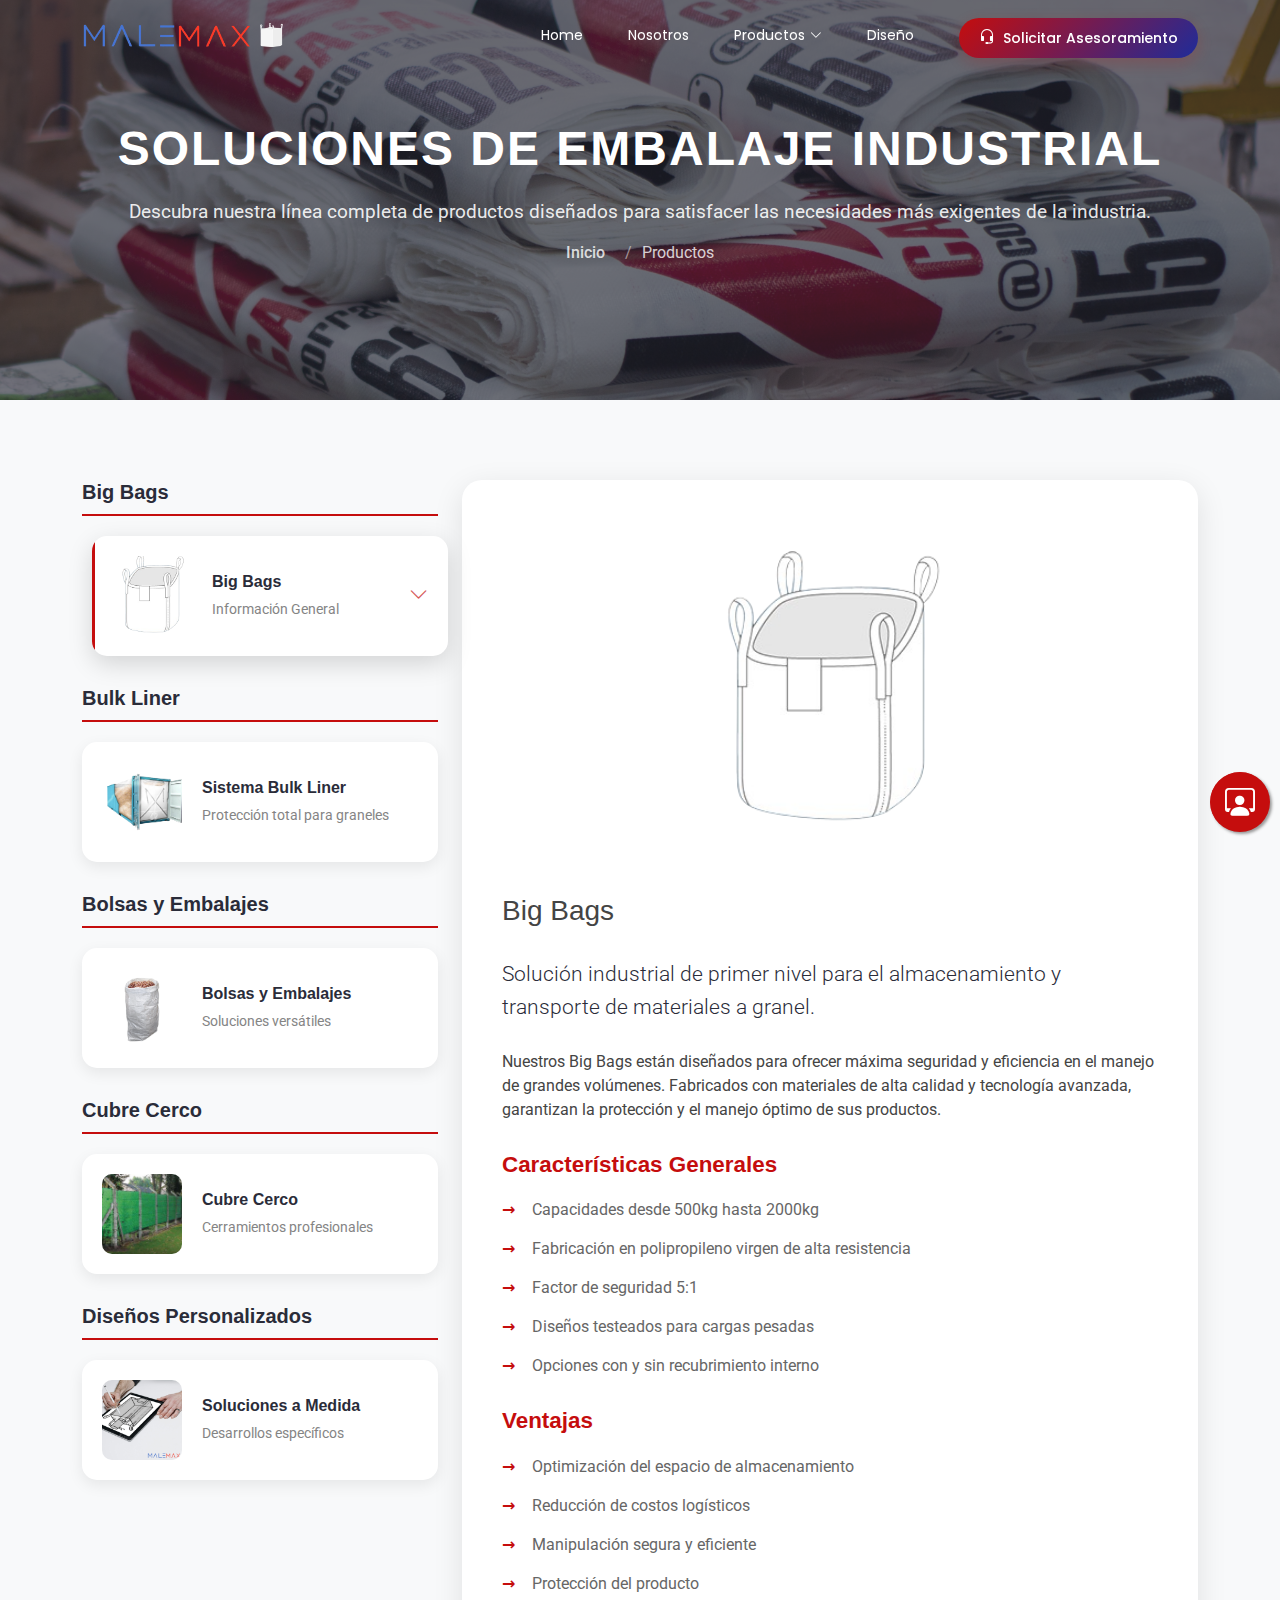
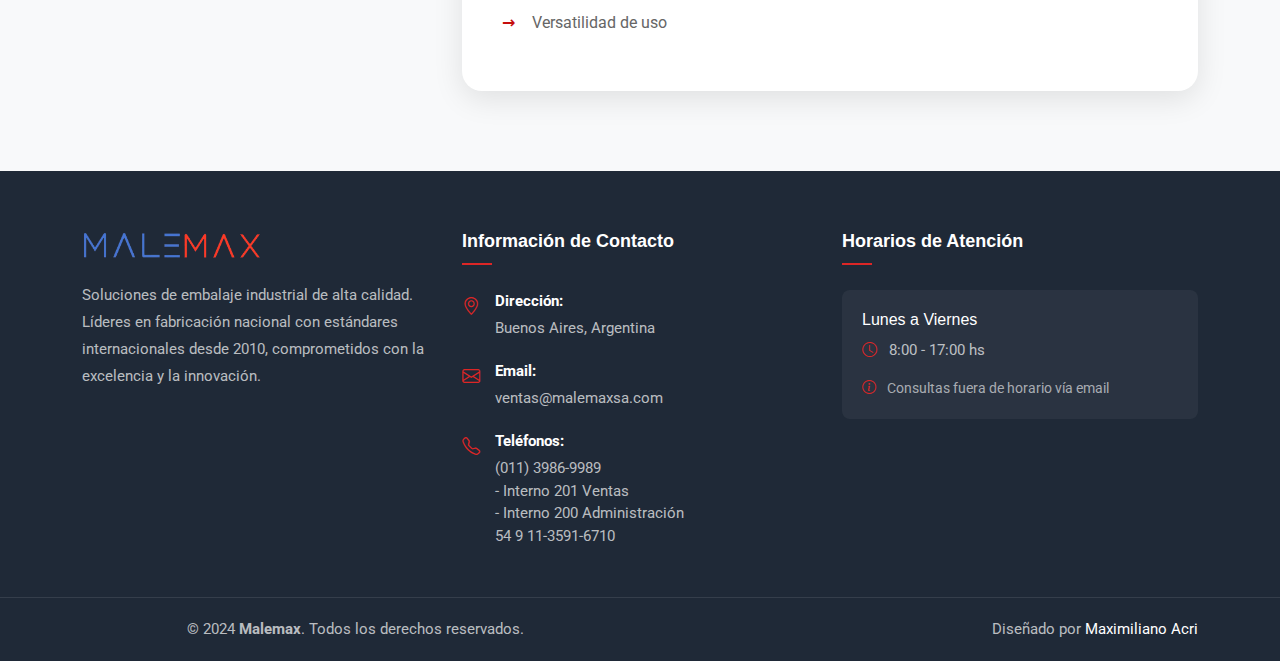
<file: productos.html>
<!DOCTYPE html>
<html lang="es">

<head>
  <meta charset="utf-8">
  <meta content="width=device-width, initial-scale=1.0" name="viewport">
  <title>Nuestros Productos - MaleMax</title>
  <meta name="description" content="Amplia gama de Big Bags y soluciones de embalaje industrial: contenedores flexibles, bulk liners, bolsas de rafia y cubre cercos. Productos personalizables de alta resistencia">
  <meta name="keywords" content="big bags tipos, contenedores flexibles, bulk liner contenedor, cubre cerco obra, bolsas industriales, embalaje personalizado, FIBC especiales, maxisacos industriales">

  <!-- Favicons -->
  <link href="./assets/img/favicon2.png" rel="icon">
  <link href="./assets/img/lRecurso 3.png" rel="apple-touch-icon">

  <!-- Fonts -->
  <link href="https://fonts.googleapis.com" rel="preconnect">
  <link href="https://fonts.gstatic.com" rel="preconnect" crossorigin>
  <link href="https://fonts.googleapis.com/css2?family=Roboto:wght@300;400;500;700&family=Poppins:wght@400;500;600&display=swap" rel="stylesheet">

  <!-- Vendor CSS Files -->
  <link href="assets/vendor/bootstrap/css/bootstrap.min.css" rel="stylesheet">
  <link href="assets/vendor/bootstrap-icons/bootstrap-icons.css" rel="stylesheet">
  <link href="assets/vendor/aos/aos.css" rel="stylesheet">
  <link href="assets/vendor/animate.css/animate.min.css" rel="stylesheet">

  <!-- Template Main CSS Files -->
  <link href="assets/css/main.css" rel="stylesheet">
  <link href="assets/css/productos.css" rel="stylesheet">
</head>

<body class="productos-page">
  <!-- Header -->
  <header id="header" class="header d-flex align-items-center fixed-top">
    <div class="container-fluid container-xl position-relative d-flex align-items-center justify-content-between">

      <a href="index.html" class="logo d-flex align-items-center">
        <img src="assets/img/malemaxlogo.png" alt=""> 
        <img src="assets/img//lRecurso 3.png" alt="logo bi-binoculars"> 

      </a>

      <nav id="navmenu" class="navmenu">
        <ul>
          <li><a href="index.html">Home</a></li>
          <li><a href="nosotros.html">Nosotros</a></li>
          <li class="dropdown">
            <a href="productos.html"><span>Productos</span> <i class="bi bi-chevron-down toggle-dropdown"></i></a>
            <ul>
              <li><a href="productos.html#bolsas">Bolsas y Embalaje</a></li>
              <li><a href="productos.html#bulk-liner">Bulk Liner</a></li>
              <li><a href="productos.html#cubre-cerco">Cubre Cerco</a></li>
              <li class="dropdown">
                <a href="productos.html#big-bags"><span>Big Bags</span> <i class="bi bi-chevron-down toggle-dropdown"></i></a>
                <ul>
                  <li><a href="productos.html#product-boca-abierta-fondo-cerrado">Boca abierta / Fondo cerrado</a></li>
                  <li><a href="productos.html#product-boca-abierta-valvula">Boca abierta / Válvula de descarga</a></li>
                  <li><a href="productos.html#product-valvula-carga-fondo-cerrado">Válvula de carga / Fondo cerrado</a></li>
                  <li><a href="productos.html#product-boca-pollera-fondo-cerrado">Boca con pollera / Fondo cerrado</a></li>
                  <li><a href="productos.html#product-boca-pollera-valvula">Boca con pollera / Válvula de descarga</a></li>
                  <li><a href="productos.html#product-valvula-carga-descarga">Válvula de carga / Válvula de descarga</a></li>
                </ul>
              </li>
            </ul>
          </li>
          <li><a href="diseño.html">Diseño</a></li>
          <li class="nav-cta">
            <button class="btn-cta" data-bs-toggle="modal" data-bs-target="#serviciosModal">
              <i class="bi bi-headset"></i>
              Solicitar Asesoramiento
            </button>
          </li>
        </ul>
        <i class="mobile-nav-toggle d-xl-none bi bi-list"></i>
      </nav>

    </div>
  </header>


  <main class="main">

    <div class="modal fade" id="serviciosModal" tabindex="-1" aria-hidden="true">
      <div class="modal-dialog modal-lg">
        <div class="modal-content">
          <div class="modal-header">
            <ul class="nav nav-tabs modal-tabs" role="tablist">
              <li class="nav-item" role="presentation">
                <button class="nav-link active" data-bs-toggle="tab" data-bs-target="#cotizacion-tab" type="button" role="tab">
                  <i class="bi bi-calculator"></i> Solicitar Cotización
                </button>
              </li>
              <li class="nav-item" role="presentation">
                <button class="nav-link" data-bs-toggle="tab" data-bs-target="#asesoria-tab" type="button" role="tab">
                  <i class="bi bi-chat-dots"></i> Asesoramiento Técnico
                </button>
              </li>
            </ul>
            <button type="button" class="btn-close" data-bs-dismiss="modal" aria-label="Close"></button>
          </div>
    
          <div class="modal-body">
            <div class="tab-content">
              <!-- Formulario de Cotización -->
              <div class="tab-pane fade show active" id="cotizacion-tab" role="tabpanel">
                <form class="cotizacion-form" id="formCotizacion">
                  <div class="row g-3">
                    <div class="col-md-6">
                      <div class="form-floating">
                        <input type="text" class="form-control" id="cotizacion-nombre" required>
                        <label>Nombre</label>
                      </div>
                    </div>
                    <div class="col-md-6">
                      <div class="form-floating">
                        <input type="email" class="form-control" id="cotizacion-email" required>
                        <label>Email</label>
                      </div>
                    </div>
                    <div class="col-md-6">
                      <div class="form-floating">
                        <input type="text" class="form-control" id="cotizacion-empresa">
                        <label>Empresa</label>
                      </div>
                    </div>
                    <div class="col-md-6">
                      <div class="form-floating">
                        <input type="tel" class="form-control" id="cotizacion-telefono" required>
                        <label>Teléfono</label>
                      </div>
                    </div>
                    <div class="col-12">
                      <div class="form-floating">
                        <select class="form-select" id="cotizacion-producto" required>
                          <option value="" selected disabled>Seleccione un producto</option>
                          <optgroup label="Big Bags">
                            <option>Boca abierta/Fondo cerrado</option>
                            <option>Boca abierta/Válvula descarga</option>
                            <option>Válvula de carga/Fondo cerrado</option>
                            <option>Boca con pollera/Fondo cerrado</option>
                            <option>Boca con pollera/Válvula descarga</option>
                            <option>Válvula de carga/Válvula descarga</option>
                          </optgroup>
                          <optgroup label="Otros Productos">
                            <option>Bolsa de Rafia</option>
                            <option>Tela Cubre Cerco</option>
                            <option>Bulk Liner</option>
                          </optgroup>
                        </select>
                        <label>Producto a cotizar</label>
                      </div>
                    </div>
                    <div class="col-12">
                      <div class="form-floating">
                        <textarea class="form-control" id="cotizacion-mensaje" style="height: 120px"></textarea>
                        <label>Especificaciones y cantidades</label>
                      </div>
                    </div>
                    <div class="col-12">
                      <button type="submit" class="btn-submit">
                        <i class="bi bi-send"></i> Solicitar Cotización
                      </button>
                    </div>
                  </div>
                </form>
              </div>
    
              <!-- Formulario de Asesoramiento -->
              <div class="tab-pane fade" id="asesoria-tab" role="tabpanel">
                <form class="asesoria-form" id="formAsesoria">
                  <div class="row g-3">
                    <div class="col-md-6">
                      <div class="form-floating">
                        <input type="text" class="form-control" id="asesoria-nombre" required>
                        <label>Nombre</label>
                      </div>
                    </div>
                    <div class="col-md-6">
                      <div class="form-floating">
                        <input type="email" class="form-control" id="asesoria-email" required>
                        <label>Email</label>
                      </div>
                    </div>
                    <div class="col-md-6">
                      <div class="form-floating">
                        <input type="text" class="form-control" id="asesoria-empresa">
                        <label>Empresa</label>
                      </div>
                    </div>
                    <div class="col-md-6">
                      <div class="form-floating">
                        <input type="tel" class="form-control" id="asesoria-telefono" required>
                        <label>Teléfono</label>
                      </div>
                    </div>
                    <div class="col-12">
                      <div class="form-floating">
                        <select class="form-select" id="asesoria-tipo" required>
                          <option value="" selected disabled>Seleccione el tipo de asesoramiento</option>
                          <option>Técnico</option>
                          <option>Producto</option>
                          <option>Aplicación</option>
                          <option>Otro</option>
                        </select>
                        <label>Tipo de asesoramiento</label>
                      </div>
                    </div>
                    <div class="col-12">
                      <div class="form-floating">
                        <textarea class="form-control" id="asesoria-consulta" style="height: 120px"></textarea>
                        <label>Describa su consulta</label>
                      </div>
                    </div>
                    <div class="col-12">
                      <button type="submit" class="btn-submit">
                        <i class="bi bi-send"></i> Solicitar Asesoramiento
                      </button>
                    </div>
                  </div>
                </form>
              </div>
            </div>
          </div>
        </div>
      </div>
    </div>
    <!-- Banner del Producto -->
    <div class="page-title dark-background">
      <div class="container position-relative">
        <h1>Soluciones de Embalaje Industrial</h1>
        <p>Descubra nuestra línea completa de productos diseñados para satisfacer las necesidades más exigentes de la industria.</p>
        <nav class="breadcrumbs">
          <ol>
            <li><a href="index.html">Inicio</a></li>
            <li class="current">Productos</li>
          </ol>
        </nav>
      </div>
    </div>

    <section class="productos-section" id="productos">
      <div class="container">
        <div class="row">
          <!-- Lista de productos (izquierda) -->
          <div class="col-lg-4">
            <div class="product-list">
              <!-- Big Bags -->
              <div class="product-category" id="big-bags">
                <h3 class="category-title">Big Bags</h3>
  <div class="product-list-item" onclick="toggleCategory(event, 'big-bags-types')" id="big-bags-main" data-product-id="big-bags-general">
                    <img src="./assets/img/bolsas-01.png" alt="Big Bags">
                    <div>
                        <h4>Big Bags</h4>
                        <small>Información General</small>
                    </div>
                    <i class="bi bi-chevron-down toggle-icon"></i>
                </div>
                
                <!-- Tipos de Big Bags -->
                <div class="sub-products" id="big-bags-types" style="display: none;">
                  <div class="product-list-item sub-item" data-product-id="boca-abierta-fondo-cerrado" id="product-boca-abierta-fondo-cerrado">
                    <img src="./assets/img/bolsas-01.png" alt="Boca Abierta/Fondo Cerrado">
                    <div>
                      <h4>Boca Abierta/Fondo Cerrado</h4>
                    </div>
                  </div>
    
                  <div class="product-list-item sub-item" data-product-id="boca-abierta-valvula" id="product-boca-abierta-valvula">
                    <img src="./assets/img/bolsas-03.png" alt="Boca Abierta/Válvula">
                    <div>
                      <h4>Boca Abierta/Válvula de Descarga</h4>
                    </div>
                  </div>
    
                  <div class="product-list-item sub-item" data-product-id="valvula-carga-fondo-cerrado" id="product-valvula-carga-fondo-cerrado">
                    <img src="./assets/img/bolsas-02.png" alt="Válvula de Carga/Fondo Cerrado">
                    <div>
                      <h4>Válvula de Carga/Fondo Cerrado</h4>
                    </div>
                  </div>
    
                  <div class="product-list-item sub-item" data-product-id="boca-pollera-fondo-cerrado" id="product-boca-pollera-fondo-cerrado">
                    <img src="./assets/img/bolsas-05.png" alt="Boca con Pollera/Fondo Cerrado">
                    <div>
                      <h4>Boca con Pollera/Fondo Cerrado</h4>
                    </div>
                  </div>
    
                  <div class="product-list-item sub-item" data-product-id="boca-pollera-valvula" id="product-boca-pollera-valvula">
                    <img src="./assets/img/bolsas-06.png" alt="Boca con Pollera/Válvula">
                    <div>
                      <h4>Boca con Pollera/Válvula</h4>
                    </div>
                  </div>
    
                  <div class="product-list-item sub-item" data-product-id="valvula-carga-descarga" id="product-valvula-carga-descarga">
                    <img src="./assets/img/bolsas-04.png" alt="Válvula de Carga y Descarga">
                    <div>
                      <h4>Válvula de Carga/Válvula de Descarga</h4>
                    </div>
                  </div>
                </div>
              </div>
    
              <!-- Bulk Liner -->
              <div class="product-category mt-4" id="bulk-liner">
                <h3 class="category-title">Bulk Liner</h3>
                <div class="product-list-item" data-product-id="bulk-liner" id="product-bulk-liner">
                  <img src="./assets/img/FOTOS/bulk liner.png" alt="Bulk Liner">
                  <div>
                    <h4>Sistema Bulk Liner</h4>
                    <small>Protección total para graneles</small>
                  </div>
                </div>
              </div>
    
              <!-- Bolsas -->
              <div class="product-category mt-4" id="bolsas">
                <h3 class="category-title">Bolsas y Embalajes</h3>
                <div class="product-list-item" data-product-id="bolsas" id="product-bolsas">
                  <img src="./assets/img/FOTOS/Bolsareco-producto-bolsas.png" alt="Bolsas y Embalajes">
                  <div>
                    <h4>Bolsas y Embalajes</h4>
                    <small>Soluciones versátiles</small>
                  </div>
                </div>
              </div>
    
              <!-- Cubre Cerco -->
              <div class="product-category mt-4" id="cubre-cerco">
                <h3 class="category-title">Cubre Cerco</h3>
                <div class="product-list-item" data-product-id="cubre-cerco" id="product-cubre-cerco">
                  <img src="./assets/img/FOTOS/cerco.jpeg" alt="Cubre Cerco">
                  <div>
                    <h4>Cubre Cerco</h4>
                    <small>Cerramientos profesionales</small>
                  </div>
                </div>
              </div>
    
              <!-- Diseños Personalizados -->
              <div class="product-category mt-4" id="disenos">
                <h3 class="category-title">Diseños Personalizados</h3>
                <div class="product-list-item" data-product-id="disenos-personalizados" id="product-disenos">
                  <img src="./assets/img/FOTOS/diseño.png" alt="Diseños Personalizados">
                  <div>
                    <h4>Soluciones a Medida</h4>
                    <small>Desarrollos específicos</small>
                  </div>
                </div>
              </div>
            </div>
          </div>
    
          <!-- Panel de detalle (derecha) -->
          <div class="col-lg-8">
            <div class="product-detail">
              <div class="product-detail-content" id="product-detail">
                <!-- El contenido se carga dinámicamente mediante JavaScript -->
              </div>
            </div>
          </div>
        </div>
      </div>
    </section>
  </main>

  <footer id="footer" class="footer">
    <div class="footer-top">
      <div class="container">
        <div class="row gy-4">
          <!-- Company Info & Logo -->
          <div class="col-lg-4 col-md-12 footer-info">
            <div class="footer-logo mb-4">
              <img src="./assets/img/malemaxlogo.png" alt="Malemax Logo" class="img-fluid" width="180">
            </div>
            <p class="company-description">
              Soluciones de embalaje industrial de alta calidad. Líderes en fabricación nacional 
              con estándares internacionales desde 2010, comprometidos con la excelencia y la innovación.
            </p>

          </div>
  
          <!-- Contact Information -->
          <div class="col-lg-4 col-md-6 footer-contact">
            <h4>Información de Contacto</h4>
            <ul class="contact-list">
              <li>
                <i class="bi bi-geo-alt"></i>
                <div class="contact-info">
                  <strong>Dirección:</strong>
                  <p>Buenos Aires, Argentina</p>
                </div>
              </li>
              <li>
                <i class="bi bi-envelope"></i>
                <div class="contact-info">
                  <strong>Email:</strong>
                  <p><a href="mailto:ventas@malemaxsa.com">ventas@malemaxsa.com</a></p>
                </div>
              </li>
              <li>
                <i class="bi bi-telephone"></i>
                <div class="contact-info">
                  <strong>Teléfonos:</strong>
                  <p><a href="tel:+541112345678">(011) 3986-9989</a></p>
                  <p>- Interno 201 Ventas</p>
                  <p>- Interno 200 Administración</p>
                  <p><a href="tel:+541112345678">54 9 11-3591-6710</a></p>
                </div>
              </li>
            </ul>
          </div>
  
          <!-- Business Hours -->
          <div class="col-lg-4 col-md-6 footer-hours">
            <h4>Horarios de Atención</h4>
            <div class="business-hours">
              <div class="hours-block">
                <h5>Lunes a Viernes</h5>
                <p><i class="bi bi-clock"></i> 8:00 - 17:00 hs</p>
              </div>
              <div class="hours-note mt-3">
                <i class="bi bi-info-circle"></i>
                <span>Consultas fuera de horario vía email</span>
              </div>
            </div>
          </div>
        </div>
      </div>
    </div>
  
    <div class="footer-bottom">
      <div class="container">
        <div class="row align-items-center">
          <div class="col-md-6">
            <div class="copyright">
              © <span id="currentYear">2024</span> <strong>Malemax</strong>. Todos los derechos reservados.
            </div>
          </div>
          <div class="col-md-6">
            <div class="credits">
              Diseñado por <a href="https://www.linkedin.com/in/maximilianoeacri/" target="_blank" rel="noopener">Maximiliano Acri</a>
            </div>
          </div>
        </div>
      </div>
    </div>
  </footer>


  <!-- Botón de WhatsApp con tooltip -->
  <div class="assistant-container">
    <button class="assistant-btn" id="assistantBtn">
        <div class="icon-container">
            <i class="bi bi-person-workspace"></i>
            <i class="bi bi-headset secondary-icon"></i>
        </div>
    </button>
    <span class="assistant-tooltip">¿Cómo podemos ayudarte?</span>
    <div class="assistant-menu" id="assistantMenu">
        <button class="menu-item" data-bs-toggle="modal" data-bs-target="#serviciosModal" 
                onclick="activateTab('cotizacion-tab')">
            <i class="bi bi-calculator"></i>
            Solicitar Cotización
        </button>
        <button class="menu-item" data-bs-toggle="modal" data-bs-target="#serviciosModal"
                onclick="activateTab('asesoria-tab')">
            <i class="bi bi-tools"></i>
            Asesoramiento Técnico
        </button>
        <a href="https://wa.me/5491135916710?text=Hola,%20quisiera%20hablar%20con%20un%20asesor" 
           class="menu-item"
           target="_blank"
           rel="noopener noreferrer">
            <i class="bi bi-headset"></i>
            Hablar con un Asesor
        </a>
    </div>
  </div>

  <!-- Scroll Top Button -->
  <a href="#" id="scroll-top" class="scroll-top">
    <i class="bi bi-arrow-up-short"></i>
  </a>

  <!-- Vendor JS Files -->
  <script src="assets/vendor/bootstrap/js/bootstrap.bundle.min.js"></script>
  <script src="assets/vendor/aos/aos.js"></script>
  
  <!-- Template Main JS File -->
  <script src="assets/js/main.js"></script>
  <script src="assets/js/productos.js"></script>
  <script src="assets/js/assistant.js"></script>

</body>
</html>
</file>
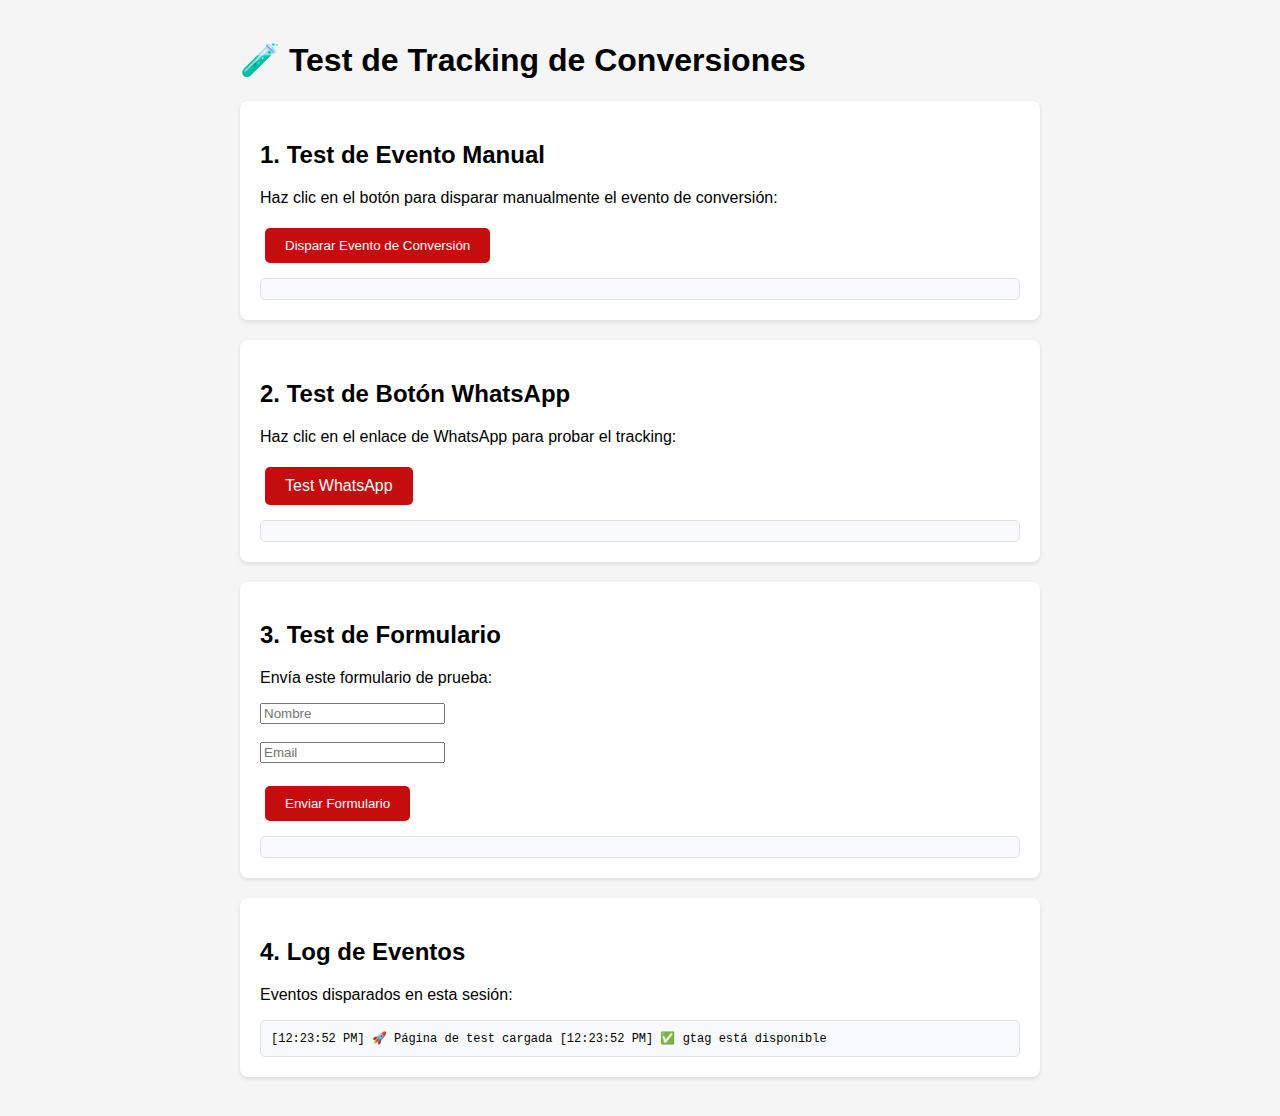
<file: test-tracking.html>
<!DOCTYPE html>
<html lang="es">
<head>
    <meta charset="UTF-8">
    <meta name="viewport" content="width=device-width, initial-scale=1.0">
    <title>Test Tracking - MaleMax</title>
    
    <!-- Google tag (gtag.js) -->
    <script async src="https://www.googletagmanager.com/gtag/js?id=AW-17200535881"></script>
    <script>
        window.dataLayer = window.dataLayer || [];
        function gtag(){dataLayer.push(arguments);}
        gtag('js', new Date());
        gtag('config', 'AW-17200535881');
    </script>
    
    <style>
        body {
            font-family: Arial, sans-serif;
            max-width: 800px;
            margin: 0 auto;
            padding: 20px;
            background-color: #f5f5f5;
        }
        .test-section {
            background: white;
            padding: 20px;
            margin: 20px 0;
            border-radius: 8px;
            box-shadow: 0 2px 4px rgba(0,0,0,0.1);
        }
        .btn {
            background: #c50d0d;
            color: white;
            padding: 10px 20px;
            border: none;
            border-radius: 5px;
            cursor: pointer;
            margin: 5px;
            text-decoration: none;
            display: inline-block;
        }
        .btn:hover {
            background: #8b0000;
        }
        .log {
            background: #f8f9fa;
            border: 1px solid #dee2e6;
            padding: 10px;
            border-radius: 5px;
            margin-top: 10px;
            font-family: monospace;
            font-size: 12px;
            max-height: 200px;
            overflow-y: auto;
        }
    </style>
</head>
<body>
    <h1>🧪 Test de Tracking de Conversiones</h1>
    
    <div class="test-section">
        <h2>1. Test de Evento Manual</h2>
        <p>Haz clic en el botón para disparar manualmente el evento de conversión:</p>
        <button class="btn" onclick="testManualConversion()">Disparar Evento de Conversión</button>
        <div id="manual-log" class="log"></div>
    </div>
    
    <div class="test-section">
        <h2>2. Test de Botón WhatsApp</h2>
        <p>Haz clic en el enlace de WhatsApp para probar el tracking:</p>
        <a href="https://wa.me/5491135916710?text=Test" class="btn" target="_blank">
            Test WhatsApp
        </a>
        <div id="whatsapp-log" class="log"></div>
    </div>
    
    <div class="test-section">
        <h2>3. Test de Formulario</h2>
        <p>Envía este formulario de prueba:</p>
        <form id="testForm">
            <input type="text" placeholder="Nombre" required><br><br>
            <input type="email" placeholder="Email" required><br><br>
            <button type="submit" class="btn">Enviar Formulario</button>
        </form>
        <div id="form-log" class="log"></div>
    </div>
    
    <div class="test-section">
        <h2>4. Log de Eventos</h2>
        <p>Eventos disparados en esta sesión:</p>
        <div id="event-log" class="log"></div>
    </div>

    <script>
        // Función para loggear eventos
        function logEvent(message, logId = 'event-log') {
            const log = document.getElementById(logId);
            const timestamp = new Date().toLocaleTimeString();
            log.innerHTML += `[${timestamp}] ${message}\n`;
            log.scrollTop = log.scrollHeight;
        }
        
        // Test de evento manual
        function testManualConversion() {
            if (typeof gtag !== 'undefined') {
                gtag('event', 'conversion', {
                    'send_to': 'AW-17200535881/IRNHCNqc8d0aEMmy7YlA'
                });
                logEvent('✅ Evento de conversión disparado manualmente', 'manual-log');
                logEvent('✅ Evento de conversión disparado manualmente');
            } else {
                logEvent('❌ gtag no está disponible', 'manual-log');
                logEvent('❌ gtag no está disponible');
            }
        }
        
        // Test de WhatsApp
        function trackWhatsAppConversion() {
            if (typeof gtag !== 'undefined') {
                gtag('event', 'conversion', {
                    'send_to': 'AW-17200535881/IRNHCNqc8d0aEMmy7YlA'
                });
                logEvent('✅ Evento de conversión disparado por WhatsApp', 'whatsapp-log');
                logEvent('✅ Evento de conversión disparado por WhatsApp');
            } else {
                logEvent('❌ gtag no está disponible', 'whatsapp-log');
                logEvent('❌ gtag no está disponible');
            }
        }
        
        // Agregar tracking a enlaces de WhatsApp
        document.addEventListener('DOMContentLoaded', function() {
            const whatsappLinks = document.querySelectorAll('a[href*="wa.me"]');
            whatsappLinks.forEach(link => {
                link.addEventListener('click', function(e) {
                    trackWhatsAppConversion();
                });
            });
        });
        
        // Test de formulario
        document.getElementById('testForm').addEventListener('submit', function(e) {
            e.preventDefault();
            
            if (typeof gtag !== 'undefined') {
                gtag('event', 'conversion', {
                    'send_to': 'AW-17200535881/IRNHCNqc8d0aEMmy7YlA'
                });
                logEvent('✅ Evento de conversión disparado por formulario', 'form-log');
                logEvent('✅ Evento de conversión disparado por formulario');
            } else {
                logEvent('❌ gtag no está disponible', 'form-log');
                logEvent('❌ gtag no está disponible');
            }
            
            // Simular envío exitoso
            setTimeout(() => {
                window.location.href = 'gracias.html';
            }, 1000);
        });
        
        // Log inicial
        logEvent('🚀 Página de test cargada');
        if (typeof gtag !== 'undefined') {
            logEvent('✅ gtag está disponible');
        } else {
            logEvent('❌ gtag NO está disponible');
        }
    </script>
</body>
</html>
</file>
<file: assets/css/main.css>
:root {
  --default-font: "Roboto",  system-ui, -apple-system, "Segoe UI", Roboto, "Helvetica Neue", Arial, "Noto Sans", "Liberation Sans", sans-serif, "Apple Color Emoji", "Segoe UI Emoji", "Segoe UI Symbol", "Noto Color Emoji";
  --heading-font: "Raleway",  sans-serif;
  --nav-font: "Poppins",  sans-serif;
}

/* Global Colors - The following color variables are used throughout the website. Updating them here will change the color scheme of the entire website */
:root { 
  --background-color: #ffffff; /* Background color for the entire website, including individual sections */
  --default-color: #444444; /* Default color used for the majority of the text content across the entire website */
  --heading-color: #2a2c39; /* Color for headings, subheadings and title throughout the website */
  --accent-color: #c50d0d; /* Accent color that represents your brand on the website. It's used for buttons, links, and other elements that need to stand out */
  --surface-color: #ffffff; /* The surface color is used as a background of boxed elements within sections, such as cards, icon boxes, or other elements that require a visual separation from the global background. */
  --contrast-color: #ffffff; /* Contrast color for text, ensuring readability against backgrounds of accent, heading, or default colors. */
}

/* Nav Menu Colors - The following color variables are used specifically for the navigation menu. They are separate from the global colors to allow for more customization options */
:root {
  --nav-color: #ffffff;  /* The default color of the main navmenu links */
  --nav-hover-color: #1f2b99; /* Applied to main navmenu links when they are hovered over or active */
  --nav-mobile-background-color: #ffffff; /* Used as the background color for mobile navigation menu */
  --nav-dropdown-background-color: #ffffff; /* Used as the background color for dropdown items that appear when hovering over primary navigation items */
  --nav-dropdown-color: #060606; /* Used for navigation links of the dropdown items in the navigation menu. */
  --nav-dropdown-hover-color: #1f2b99; /* Similar to --nav-hover-color, this color is applied to dropdown navigation links when they are hovered over. */
}

/* Color Presets - These classes override global colors when applied to any section or element, providing reuse of the sam color scheme. */

.light-background {
  --background-color: #f9f9f9;
  --surface-color: #ffffff;
}

.dark-background {
  --background-color: #2a2c39;
  --default-color: #ffffff;
  --heading-color: #ffffff;
  --surface-color: #404356;
  --contrast-color: #ffffff;
}

/* Smooth scroll */
:root {
  scroll-behavior: smooth;
}

/*--------------------------------------------------------------
# General Styling & Shared Classes
--------------------------------------------------------------*/
body {
  color: var(--default-color);
  background-color: var(--background-color);
  font-family: var(--default-font);
}

a {
  color: var(--accent-color);
  text-decoration: none;
  transition: 0.3s;
}

a:hover {
  color: color-mix(in srgb, var(--accent-color), transparent 25%);
  text-decoration: none;
}

h1,
h2,
h3,
h4,
h5,
h6 {
  color: var(--heading-color);
  font-family: var(--heading-font);
}


/*--------------------------------------------------------------
# Global Header
--------------------------------------------------------------*/
.header {
  --background-color: rgba(255, 255, 255, 0);
  --heading-color: #ffffff;
  color: var(--default-color);
  background-color: var(--background-color);
  transition: all 0.5s;
  padding: 10px;
  z-index: 997;
}

.header .logo {
  line-height: 1;
}

.header .logo img {
  max-height: 25px;
  max-width: auto;
  margin-right: 8px;
}

.header .logo h1 {
  font-size: 30px;
  margin: 0;
  font-weight: 700;
  color: var(--heading-color);
}

.scrolled .header {
  box-shadow: 0px 0 18px rgba(0, 0, 0, 0.1);
}

/* Global Header on Scroll
------------------------------*/
.scrolled .header {
  --background-color: rgba(42, 44, 57, 0.9);
}

/*--------------------------------------------------------------
# Navigation Menu
--------------------------------------------------------------*/
/* Navmenu - Desktop */
@media (min-width: 1200px) {
  .navmenu {
    padding: 0;
  }

  .navmenu ul {
    margin: 0;
    padding: 0;
    display: flex;
    list-style: none;
    align-items: center;
  }

  .navmenu li {
    position: relative;
    margin-left: 5px;
  }

  .navmenu a,
  .navmenu a:focus {
    color: var(--nav-color);
    padding: 8px 20px;
    font-size: 14px;
    font-family: var(--nav-font);
    font-weight: 400;
    display: flex;
    align-items: center;
    justify-content: space-between;
    white-space: nowrap;
    transition: 0.3s;
    border-radius: 50px;
  }

  .navmenu a i,
  .navmenu a:focus i {
    font-size: 12px;
    line-height: 0;
    margin-left: 5px;
    transition: 0.3s;
  }

  /* Agregar después de los estilos existentes del .navmenu a */
.navmenu a {
  position: relative;
}

.navmenu a::after {
  content: '';
  position: absolute;
  bottom: 0;
  left: 50%;
  width: 0;
  height: 2px;
  background-color: var(--accent-color);
  transition: all 0.3s ease;
  transform: translateX(-50%);
}

.navmenu a:hover::after,
.navmenu .active::after {
  width: 30px;
}

/* Modificar el hover existente */
.navmenu li:hover>a,
.navmenu .active,
.navmenu .active:focus {
  transform: translateY(-2px);
}

/* Estilos para el dropdown */
.navmenu .dropdown ul {
  /* Mantener los estilos existentes y agregar: */
  backdrop-filter: blur(10px);
  border: 1px solid rgba(255, 255, 255, 0.1);
}

.navmenu .dropdown ul a::after {
  left: 20px;
  bottom: 5px;
  transform: translateX(0);
}

.navmenu .dropdown ul a:hover::after {
  width: 20px;
}

/* Mejorar el botón CTA */
.btn-cta {
  background: linear-gradient(135deg, var(--accent-color) 0%, var(--nav-hover-color) 100%);
  border: none;
  position: relative;
  overflow: hidden;
}

.btn-cta::before {
  content: '';
  position: absolute;
  top: 0;
  left: 0;
  width: 100%;
  height: 100%;
  background: linear-gradient(135deg, var(--nav-hover-color) 0%, var(--accent-color) 100%);
  opacity: 0;
  transition: opacity 0.3s ease;
}

.btn-cta:hover::before {
  opacity: 0;
}

/* Mobile Nav Indicator */
@media (max-width: 1199px) {
  .navmenu a::after {
    left: 0;
    bottom: auto;
    top: 50%;
    width: 3px;
    height: 0;
    transform: translateY(-50%);
  }

  .navmenu a:hover::after,
  .navmenu .active::after {
    width: 3px;
    height: 20px;
  }
}
  .navmenu li:hover>a,
  .navmenu .active,
  .navmenu .active:focus {
    background-color: var(--nav-hover-color);
  }

  .navmenu .dropdown ul {
    margin: 0;
    padding: 10px 0;
    background: var(--nav-dropdown-background-color);
    display: block;
    position: absolute;
    visibility: hidden;
    left: 0;
    top: 130%;
    opacity: 0;
    transition: 0.3s;
    border-radius: 15px;
    z-index: 99;
    box-shadow: 0px 0px 30px rgba(0, 0, 0, 0.1);
  }

  .navmenu .dropdown ul li {
    min-width: 200px;
    margin-left: 0;
  }

  .navmenu .dropdown ul a {
    padding: 10px 20px;
    font-size: 15px;
    text-transform: none;
    color: var(--nav-dropdown-color);
  }

  .navmenu .dropdown ul a i {
    font-size: 12px;
  }

  .navmenu .dropdown ul a:hover,
  .navmenu .dropdown ul .active:hover,
  .navmenu .dropdown ul li:hover>a {
    background-color: transparent;
    color: var(--nav-hover-color);
  }

  .navmenu .dropdown:hover>ul {
    opacity: 1;
    top: 105%;
    visibility: visible;
  }

  .navmenu .dropdown .dropdown ul {
    top: 0;
    left: -90%;
    visibility: hidden;
  }

  .navmenu .dropdown .dropdown:hover>ul {
    opacity: 1;
    top: 0;
    left: -100%;
    visibility: visible;
  }
}

/* Navmenu - Mobile */
@media (max-width: 1199px) {
  .mobile-nav-toggle {
    color: var(--nav-color);
    font-size: 28px;
    line-height: 0;
    margin-right: 10px;
    cursor: pointer;
    transition: color 0.3s;
  }

  .navmenu {
    padding: 0;
    z-index: 9997;
  }

  .navmenu ul {
    display: none;
    list-style: none;
    position: absolute;
    inset: 60px 20px 20px 20px;
    padding: 10px 0;
    margin: 0;
    border-radius: 6px;
    background-color: var(--nav-mobile-background-color);
    overflow-y: auto;
    transition: 0.3s;
    z-index: 9998;
    box-shadow: 0px 0px 30px rgba(0, 0, 0, 0.1);
  }

  .navmenu a,
  .navmenu a:focus {
    color: var(--nav-dropdown-color);
    padding: 10px 20px;
    font-family: var(--nav-font);
    font-size: 17px;
    font-weight: 500;
    display: flex;
    align-items: center;
    justify-content: space-between;
    white-space: nowrap;
    transition: 0.3s;
  }

  .navmenu a i,
  .navmenu a:focus i {
    font-size: 12px;
    line-height: 0;
    margin-left: 5px;
    width: 30px;
    height: 30px;
    display: flex;
    align-items: center;
    justify-content: center;
    border-radius: 50%;
    transition: 0.3s;
    background-color: color-mix(in srgb, var(--accent-color), transparent 90%);
  }

  .navmenu a i:hover,
  .navmenu a:focus i:hover {
    background-color: var(--accent-color);
    color: var(--contrast-color);
  }

  .navmenu a:hover,
  .navmenu .active,
  .navmenu .active:focus {
    color: var(--nav-dropdown-hover-color);
  }

  .navmenu .active i,
  .navmenu .active:focus i {
    background-color: var(--accent-color);
    color: var(--contrast-color);
    transform: rotate(180deg);
  }

  .navmenu .dropdown ul {
    position: static;
    display: none;
    z-index: 99;
    padding: 10px 0;
    margin: 10px 20px;
    background-color: var(--nav-dropdown-background-color);
    border: 1px solid color-mix(in srgb, var(--default-color), transparent 90%);
    box-shadow: none;
    transition: all 0.5s ease-in-out;
  }

  .navmenu .dropdown ul ul {
    background-color: rgba(33, 37, 41, 0.1);
  }

  .navmenu .dropdown>.dropdown-active {
    display: block;
    background-color: rgba(33, 37, 41, 0.03);
  }

  .mobile-nav-active {
    overflow: hidden;
  }

  .mobile-nav-active .mobile-nav-toggle {
    color: #fff;
    position: absolute;
    font-size: 32px;
    top: 15px;
    right: 15px;
    margin-right: 0;
    z-index: 9999;
  }

  .mobile-nav-active .navmenu {
    position: fixed;
    overflow: hidden;
    inset: 0;
    background: rgba(33, 37, 41, 0.8);
    transition: 0.3s;
  }

  .mobile-nav-active .navmenu>ul {
    display: block;
  }
}

/*--------------------------------------------------------------
# Global Footer
--------------------------------------------------------------*/
.footer {
  background-color: #1f2937;
  color: rgba(255, 255, 255, 0.9);
  font-size: 15px;
  position: relative;
}

.footer-top {
  padding: 60px 0 30px;
}

/* Logo and Company Info */
.footer-logo {
  margin-bottom: 25px;
}

.footer-logo img {
  max-width: 180px;
  height: auto;
}

.company-description {
  color: rgba(255, 255, 255, 0.7);
  line-height: 1.8;
  margin-bottom: 0;
}

.social-links {
  display: flex;
  gap: 15px;
}

.social-links a {
  display: flex;
  align-items: center;
  justify-content: center;
  width: 36px;
  height: 36px;
  background: rgba(255, 255, 255, 0.1);
  border-radius: 50%;
  color: rgba(255, 255, 255, 0.9);
  transition: all 0.3s ease;
}

.social-links a:hover {
  background: #dc2626;
  color: #fff;
  transform: translateY(-3px);
}

/* Section Headers */
.footer h4 {
  font-size: 18px;
  font-weight: 600;
  position: relative;
  padding-bottom: 12px;
  margin-bottom: 25px;
  color: #fff;
}

.footer h4::after {
  content: '';
  position: absolute;
  left: 0;
  bottom: 0;
  width: 30px;
  height: 2px;
  background: #dc2626;
}

/* Contact List */
.contact-list {
  list-style: none;
  padding: 0;
  margin: 0;
}

.contact-list li {
  display: flex;
  align-items: flex-start;
  margin-bottom: 20px;
}

.contact-list i {
  font-size: 18px;
  color: #dc2626;
  margin-right: 15px;
  margin-top: 3px;
}

.contact-info {
  flex: 1;
}

.contact-info strong {
  display: block;
  color: #fff;
  font-size: 15px;
  margin-bottom: 5px;
}

.contact-info p {
  margin: 0;
  color: rgba(255, 255, 255, 0.7);
}

.contact-info a {
  color: rgba(255, 255, 255, 0.7);
  text-decoration: none;
  transition: color 0.3s ease;
}

.contact-info a:hover {
  color: #dc2626;
}

/* Business Hours */
.business-hours {
  background: rgba(255, 255, 255, 0.05);
  padding: 20px;
  border-radius: 8px;
}

.hours-block h5 {
  color: #fff;
  font-size: 16px;
  margin-bottom: 10px;
}

.hours-block p {
  color: rgba(255, 255, 255, 0.7);
  margin: 0;
}

.hours-block i {
  color: #dc2626;
  margin-right: 8px;
}

.hours-note {
  font-size: 14px;
  color: rgba(255, 255, 255, 0.6);
}

.hours-note i {
  color: #dc2626;
  margin-right: 8px;
}

/* Footer Bottom */
.footer-bottom {
  padding: 20px 0;
  border-top: 1px solid rgba(255, 255, 255, 0.1);
  text-align: center;
}

.copyright {
  color: rgba(255, 255, 255, 0.7);
}

.credits {
  color: rgba(255, 255, 255, 0.7);
  text-align: right;
}

.credits a {
  color: #fff;
  text-decoration: none;
  transition: color 0.3s ease;
}

.credits a:hover {
  color: #dc2626;
}

/* Responsive Design */
@media (max-width: 992px) {
  .footer-top {
    padding: 40px 0 20px;
  }
}

@media (max-width: 768px) {
  .footer-contact,
  .footer-hours {
    margin-top: 30px;
  }
  
  .credits {
    text-align: center;
    margin-top: 15px;
  }
  
  .copyright {
    text-align: center;
  }
}

@media (max-width: 576px) {
  .footer-top {
    padding: 30px 0 10px;
  }
  
  .social-links {
    justify-content: center;
  }
  
  .footer h4::after {
    left: 50%;
    transform: translateX(-50%);
  }
  
  .contact-list li {
    flex-direction: column;
    align-items: center;
    text-align: center;
  }
  
  .contact-list i {
    margin: 0 0 10px 0;
  }
  
  .contact-info {
    text-align: center;
  }
}

/*--------------------------------------------------------------
# Preloader
--------------------------------------------------------------*/
#preloader {
  position: fixed;
  inset: 0;
  z-index: 9999;
  overflow: hidden;
  background-color: var(--background-color);
  transition: all 0.6s ease-out;
  width: 100%;
  height: 100vh;
}

#preloader:before,
#preloader:after {
  content: "";
  position: absolute;
  border: 4px solid var(--accent-color);
  border-radius: 50%;
  animation: animate-preloader 2s cubic-bezier(0, 0.2, 0.8, 1) infinite;
}

#preloader:after {
  animation-delay: -0.5s;
}

@keyframes animate-preloader {
  0% {
    width: 10px;
    height: 10px;
    top: calc(50% - 5px);
    left: calc(50% - 5px);
    opacity: 1;
  }

  100% {
    width: 72px;
    height: 72px;
    top: calc(50% - 36px);
    left: calc(50% - 36px);
    opacity: 0;
  }
}


/* Scroll Top Button */
.scroll-top {
  position: fixed;
  right: 15px;
  bottom: -80px;
  width: 44px;
  height: 44px;
  background: #dc2626;
  color: #fff;
  border-radius: 50%;
  display: flex;
  align-items: center;
  justify-content: center;
  font-size: 24px;
  cursor: pointer;
  z-index: 999;
  opacity: 0;
  visibility: hidden;
  box-shadow: 0 2px 15px rgba(220, 38, 38, 0.2);
  transition: all 0.3s ease-in-out;
}

.scroll-top.active {
  bottom: 15px;
  opacity: 1;
  visibility: visible;
}

.scroll-top i {
  line-height: 0;
  padding: 0;
  margin: 0;
}

.scroll-top:hover {
  background: #e03a3a;
  color: #fff;
  transform: translateY(-3px);
  box-shadow: 0 4px 20px rgba(220, 38, 38, 0.3);
}

/* Animation for the arrow icon */
.scroll-top i {
  animation: scrollTop 1.5s ease infinite;
}

@keyframes scrollTop {
  0% {
    transform: translateY(2px);
  }
  50% {
    transform: translateY(-2px);
  }
  100% {
    transform: translateY(2px);
  }
}

/* Responsive adjustments */
@media (max-width: 768px) {
  .scroll-top {
    right: 15px;
    width: 40px;
    height: 40px;
    font-size: 22px;
  }
  
  .scroll-top.active {
    bottom: 15px;
  }
}

/* Reduced motion preference */
@media (prefers-reduced-motion: reduce) {
  .scroll-top {
    transition: none;
  }
  
  .scroll-top i {
    animation: none;
  }
}
/*--------------------------------------------------------------
# Disable aos animation delay on mobile devices
--------------------------------------------------------------*/
@media screen and (max-width: 768px) {
  [data-aos-delay] {
    transition-delay: 0 !important;
  }
}

/*--------------------------------------------------------------
# Global Page Titles & Breadcrumbs
--------------------------------------------------------------*/
.page-title {
  color: var(--default-color);
  background-color: var(--background-color);
  background-size: cover;
  background-position: center;
  background-repeat: no-repeat;
  padding: 160px 0 80px 0;
  text-align: center;
  position: relative;
}

.page-title:before {
  content: "";
  background-color: color-mix(in srgb, var(--background-color), transparent 50%) ;
  position: absolute;
  inset: 0;
}

.page-title h1 {
  font-size: 42px;
  font-weight: 700;
  margin-bottom: 10px;
}

.page-title .breadcrumbs ol {
  display: flex;
  flex-wrap: wrap;
  list-style: none;
  justify-content: center;
  padding: 0;
  margin: 0;
  font-size: 16px;
  font-weight: 400;
}

.page-title .breadcrumbs ol li+li {
  padding-left: 10px;
}

.page-title .breadcrumbs ol li+li::before {
  content: "/";
  display: inline-block;
  padding-right: 10px;
  color: color-mix(in srgb, var(--default-color), transparent 50%);
}

/*--------------------------------------------------------------
# Global Sections
--------------------------------------------------------------*/
section,
.section {
  color: var(--default-color);
  background-color: var(--background-color);
  padding: 20px 0;
  scroll-margin-top: 77px;
  overflow: clip;
}

/*--------------------------------------------------------------
# Global Section Titles
--------------------------------------------------------------*/
.section-title {
  padding-bottom: 60px;
  position: relative;
}

.section-title h2 {
  font-size: 14px;
  font-weight: 500;
  padding: 0;
  line-height: 1px;
  margin: 0;
  letter-spacing: 1.5px;
  text-transform: uppercase;
  color: color-mix(in srgb, var(--default-color), transparent 50%);
  position: relative;
}

.section-title h2::after {
  content: "";
  width: 120px;
  height: 1px;
  display: inline-block;
  background: var(--accent-color);
  margin: 4px 10px;
}

.section-title p {
  color: var(--heading-color);
  margin: 0;
  font-size: 28px;
  font-weight: 700;
  text-transform: uppercase;
  font-family: var(--heading-font);
}




/*--------------------------------------------------------------
# Features Section
--------------------------------------------------------------*/
/* Features Section */
.features {
  padding: 20px 0;
  background: #f8f9fa;
}

/* Header Styles */
.features-header {
  margin-bottom: 60px;
}

.section-badge {
  display: inline-block;
  background: linear-gradient(135deg, #c50d0d 0%, #1f2b99 100%);
  color: #fff;
  padding: 8px 20px;
  border-radius: 25px;
  font-size: 0.9rem;
  font-weight: 500;
  margin-bottom: 20px;
  text-transform: uppercase;
  letter-spacing: 1px;
}

.features-title {
  font-size: 32px;
  font-weight: 700;
  color: #2a2c39;
  margin-bottom: 20px;
}

.features-description {
  font-size: 16px;
  color: #666;
  max-width: 700px;
  margin: 0 auto;
}

/* Navigation Tabs */
.features-nav {
  display: flex;
  flex-direction: column;
  gap: 15px;
}

.feature-nav-item {
  background: #fff;
  border-radius: 15px;
  padding: 20px;
  display: flex;
  align-items: center;
  gap: 20px;
  cursor: pointer;
  transition: all 0.3s ease;
  box-shadow: 0 5px 15px rgba(0,0,0,0.05);
  position: relative;
  overflow: hidden;
}

.feature-nav-item::before {
  content: '';
  position: absolute;
  left: 0;
  top: 0;
  height: 100%;
  width: 3px;
  background: #c50d0d;
  transform: scaleY(0);
  transition: transform 0.3s ease;
}

.feature-nav-item:hover,
.feature-nav-item.active {
  transform: translateX(10px);
  box-shadow: 0 8px 25px rgba(0,0,0,0.1);
}

.feature-nav-item:hover::before,
.feature-nav-item.active::before {
  transform: scaleY(1);
}

.feature-nav-item i {
  font-size: 2rem;
  color: #c50d0d;
  transition: all 0.3s ease;
}

.feature-nav-content {
  flex: 1;
}

.feature-nav-content h4 {
  margin: 0 0 5px 0;
  font-size: 18px;
  color: #2a2c39;
  font-weight: 600;
  transition: color 0.3s ease;
}

.feature-nav-content p {
  margin: 0;
  font-size: 14px;
  color: #666;
}

.feature-nav-item:hover h4,
.feature-nav-item.active h4 {
  color: #c50d0d;
}

/* Content Area */
.features-content {
  background: #fff;
  border-radius: 15px;
  padding: 30px;
  box-shadow: 0 5px 15px rgba(0,0,0,0.05);
  height: 100%;
}

.feature-tab {
  display: none;
  animation: fadeIn 0.5s ease forwards;
}

.feature-tab.active {
  display: block;
}

.feature-card {
  height: 100%;
}

.feature-card h3 {
  font-size: 24px;
  color: #2a2c39;
  margin-bottom: 15px;
}

.feature-card .lead {
  font-size: 16px;
  color: #666;
  margin-bottom: 25px;
}

.feature-details ul {
  list-style: none;
  padding: 0;
  margin: 0;
}

.feature-details li {
  display: flex;
  align-items: center;
  gap: 10px;
  margin-bottom: 15px;
  font-size: 15px;
  color: #666;
}

.feature-details i {
  color: #c50d0d;
  font-size: 1.2rem;
}

@keyframes fadeIn {
  from {
    opacity: 0;
    transform: translateY(10px);
  }
  to {
    opacity: 1;
    transform: translateY(0);
  }
}

/* Responsive */
@media (max-width: 991px) {
  .features {
    padding: 60px 0;
  }

  .features-content {
    margin-top: 30px;
  }
}

@media (max-width: 768px) {
  .feature-nav-item {
    padding: 15px;
  }

  .feature-nav-item i {
    font-size: 1.5rem;
  }

  .feature-nav-content h4 {
    font-size: 16px;
  }

  .feature-card h3 {
    font-size: 20px;
  }
}

@media (max-width: 576px) {
  .features-title {
    font-size: 24px;
  }

  .features-content {
    padding: 20px;
  }

  .feature-details li {
    font-size: 14px;
  }
}

/*--------------------------------------------------------------
# Services Section
--------------------------------------------------------------*/
.services .service-item {
  background-color: var(--surface-color);
  box-shadow: 0 5px 30px 0 rgba(0, 0, 0, 0.1);
  padding: 60px 30px 60px 70px;
  transition: all ease-in-out 0.3s;
  border-radius: 18px;
  height: 100%;
  position: relative;
  overflow: hidden;
}

.services .service-item .icon {
  position: absolute;
  left: -20px;
  top: calc(50% - 30px);
}

.services .service-item .icon i {
  font-size: 64px;
  line-height: 1;
  transition: 0.5s;
}

.services .service-item h3 {
  font-weight: 700;
  margin: 10px 0 15px 0;
  font-size: 22px;
  transition: ease-in-out 0.3s;
}

.services .service-item p {
  line-height: 24px;
  font-size: 14px;
  margin-bottom: 0;
}

@media (min-width: 1365px) {
  .services .service-item:hover {
    transform: translateY(-10px);
  }

  .services .service-item:hover h3 {
    color: var(--accent-color);
  }
}




/* FAQ Section */
.faq {
  padding: 80px 0;
  background: #f8f9fa;
}

/* Header Styles */
.faq-header {
  margin-bottom: 60px;
}

.section-badge {
  display: inline-block;
  background: linear-gradient(135deg, #c50d0d 0%, #1f2b99 100%);
  color: #fff;
  padding: 8px 20px;
  border-radius: 25px;
  font-size: 0.9rem;
  font-weight: 500;
  margin-bottom: 20px;
  text-transform: uppercase;
  letter-spacing: 1px;
}

.faq-title {
  font-size: 32px;
  font-weight: 700;
  color: #2a2c39;
  margin-bottom: 20px;
}

.faq-description {
  font-size: 16px;
  color: #666;
  max-width: 700px;
  margin: 0 auto;
}

/* Accordion Styles */
.accordion-item {
  background: #fff;
  border: none;
  border-radius: 15px;
  overflow: hidden;
  margin-bottom: 15px;
  box-shadow: 0 5px 15px rgba(0,0,0,0.05);
  transition: all 0.3s ease;
}

.accordion-item:hover {
  transform: translateX(5px);
  box-shadow: 0 8px 25px rgba(0,0,0,0.1);
}

/* Button Styles */
.accordion-button {
  padding: 20px 25px;
  font-size: 16px;
  font-weight: 500;
  color: #2a2c39;
  background: #fff;
  border: none;
  position: relative;
}

.accordion-button:not(.collapsed) {
  color: #c50d0d;
  background: #fff;
  box-shadow: none;
}

/* Fix for the double arrow issue */
.accordion-button::after {
  background-image: none !important;
  font-family: "bootstrap-icons" !important;
  content: "\f282" !important;
  font-size: 1.2rem;
  color: #c50d0d;
  transition: transform 0.3s ease;
  display: flex;
  align-items: center;
  justify-content: center;
  width: auto;
  height: auto;
}

.accordion-button:not(.collapsed)::after {
  content: "\f286" !important;
  transform: rotate(0) !important;
}

/* Left border indicator */
.accordion-button::before {
  content: '';
  position: absolute;
  left: 0;
  top: 0;
  height: 100%;
  width: 3px;
  background: #c50d0d;
  transform: scaleY(0);
  transition: transform 0.3s ease;
}

.accordion-button:not(.collapsed)::before {
  transform: scaleY(1);
}

/* Remove default focus styles */
.accordion-button:focus {
  border-color: transparent;
  box-shadow: none;
  outline: none;
}

.accordion-body {
  padding: 0 25px 25px;
  font-size: 15px;
  line-height: 1.6;
  color: #666;
}

/* Animations */
.accordion-item {
  opacity: 0;
  transform: translateY(20px);
  animation: fadeInUp 0.5s ease forwards;
}

@keyframes fadeInUp {
  to {
    opacity: 1;
    transform: translateY(0);
  }
}

.accordion-item:nth-child(1) { animation-delay: 0.1s; }
.accordion-item:nth-child(2) { animation-delay: 0.2s; }
.accordion-item:nth-child(3) { animation-delay: 0.3s; }
.accordion-item:nth-child(4) { animation-delay: 0.4s; }
.accordion-item:nth-child(5) { animation-delay: 0.5s; }
.accordion-item:nth-child(6) { animation-delay: 0.6s; }
.accordion-item:nth-child(7) { animation-delay: 0.7s; }
.accordion-item:nth-child(8) { animation-delay: 0.8s; }
.accordion-item:nth-child(9) { animation-delay: 0.9s; }
.accordion-item:nth-child(10) { animation-delay: 1s; }

/* Responsive */
@media (max-width: 991px) {
  .faq {
    padding: 60px 0;
  }

  .faq-title {
    font-size: 28px;
  }
}

@media (max-width: 768px) {
  .accordion-button {
    font-size: 15px;
    padding: 15px 20px;
  }

  .accordion-button::after {
    font-size: 1.1rem;
  }

  .accordion-body {
    padding: 0 20px 20px;
    font-size: 14px;
  }

  .section-badge {
    font-size: 0.8rem;
  }
}

@media (max-width: 576px) {
  .faq {
    padding: 40px 0;
  }

  .section-badge {
    padding: 6px 15px;
  }

  .faq-title {
    font-size: 24px;
  }

  .accordion-button {
    font-size: 14px;
    padding: 12px 15px;
  }

  .accordion-body {
    padding: 0 15px 15px;
  }
}

/* Prefers reduced motion */
@media (prefers-reduced-motion: reduce) {
  .accordion-item {
    animation: none;
    opacity: 1;
    transform: none;
  }
  
  .accordion-button::after,
  .accordion-item,
  .accordion-button::before {
    transition: none;
  }
}

/*--------------------------------------------------------------
# Contact Section
--------------------------------------------------------------*/
/* Contact Section */
.contact {
  padding: clamp(40px, 6vw, 80px) 0;
  background: #f8f9fa;
}

/* Info Items */
.info-item {
  background: #fff;
  padding: clamp(20px, 4vw, 30px);
  border-radius: 10px;
  box-shadow: 0 5px 15px rgba(0,0,0,0.05);
  margin-bottom: 20px;
  transition: all 0.3s ease;
  display: flex;
  align-items: center;
}

.info-item:hover {
  transform: translateY(-5px);
  box-shadow: 0 8px 25px rgba(0,0,0,0.1);
}

.info-item i {
  font-size: clamp(20px, 3vw, 24px);
  color: #c50d0d;
  width: clamp(40px, 6vw, 48px);
  height: clamp(40px, 6vw, 48px);
  background: rgba(197, 13, 13, 0.1);
  border-radius: 50%;
  display: flex;
  align-items: center;
  justify-content: center;
  margin-right: 15px;
  flex-shrink: 0;
}

.info-item-content {
  flex: 1;
}

.info-item h3 {
  font-size: clamp(18px, 2.5vw, 20px);
  color: #2a2c39;
  font-weight: 600;
  margin: 0 0 5px 0;
}

.info-item p {
  margin: 0;
  font-size: clamp(14px, 2vw, 15px);
  color: #666;
}

/* Contact Tabs Container */
.contact-tabs-container {
  background: #fff;
  border-radius: 15px;
  overflow: hidden;
  box-shadow: 0 8px 30px rgba(0,0,0,0.1);
  margin: 0 auto;
  max-width: 800px;
}

/* Tabs Navigation */
.contact-tabs {
  background: #f8f9fa;
  padding: clamp(10px, 2vw, 15px) clamp(10px, 2vw, 15px) 0;
  border: none;
  display: flex;
  flex-wrap: wrap;
  gap: clamp(5px, 1vw, 10px);
}

.contact-tabs .nav-link {
  border: none;
  padding: clamp(10px, 1.5vw, 12px) clamp(15px, 2.5vw, 25px);
  color: #666;
  border-radius: 10px 10px 0 0;
  font-weight: 500;
  display: flex;
  align-items: center;
  gap: 8px;
  transition: all 0.3s ease;
  white-space: nowrap;
  flex: 1;
  justify-content: center;
  font-size: clamp(14px, 2vw, 16px);
}

.contact-tabs .nav-link i {
  font-size: clamp(1rem, 1.5vw, 1.1rem);
}

/* Form Container */
.tab-content {
  padding: clamp(20px, 4vw, 30px);
}

/* Form Elements */
.form-floating {
  margin-bottom: clamp(15px, 2vw, 20px);
}

.form-control,
.form-select {
  border: 2px solid #eee;
  border-radius: 10px;
  padding: clamp(10px, 1.5vw, 12px) clamp(12px, 2vw, 15px);
  height: auto;
  font-size: clamp(14px, 2vw, 15px);
  width: 100%;
}

/* Submit Button */
.btn-submit {
  background: linear-gradient(135deg, #c50d0d 0%, #1f2b99 100%);
  color: white;
  border: none;
  width: 100%;
  max-width: 400px;
  margin: 0 auto;
  padding: clamp(12px, 2vw, 15px) clamp(25px, 4vw, 35px);
  border-radius: 50px;
  font-weight: 500;
  font-size: clamp(14px, 2vw, 16px);
  display: flex;
  align-items: center;
  justify-content: center;
  gap: 8px;
}

/* Responsive Breakpoints */
@media (max-width: 991px) {
  .contact-tabs-container {
    margin-top: 30px;
  }
  
  .info-items-container {
    display: grid;
    grid-template-columns: repeat(auto-fit, minmax(280px, 1fr));
    gap: 20px;
  }
}

@media (max-width: 768px) {
  .info-item {
    flex-direction: column;
    text-align: center;
    padding: 20px;
  }
  
  .info-item i {
    margin: 0 0 15px 0;
  }
  
  .info-item-content {
    text-align: center;
    width: 100%;
  }
  
  .contact-tabs .nav-link {
    font-size: 14px;
    padding: 10px 15px;
  }
}

@media (max-width: 576px) {
  .contact {
    padding: 40px 0;
  }
  
  .contact-tabs {
    flex-direction: column;
  }
  
  .contact-tabs .nav-link {
    border-radius: 10px;
    width: 100%;
  }
  
  .form-floating {
    margin-bottom: 15px;
  }
  
  .tab-content {
    padding: 15px;
  }
  
  .btn-submit {
    padding: 12px 20px;
    font-size: 14px;
  }
}

/* Accessibility Improvements */
@media (prefers-reduced-motion: reduce) {
  .info-item,
  .btn-submit,
  .contact-tabs .nav-link {
    transition: none;
  }
}
/*--------------------------------------------------------------
# Service Details Section
--------------------------------------------------------------*/
.service-details .service-box {
  background-color: var(--surface-color);
  padding: 20px;
  box-shadow: 0px 2px 20px rgba(0, 0, 0, 0.1);
}

.service-details .service-box+.service-box {
  margin-top: 30px;
}

.service-details .service-box h4 {
  font-size: 20px;
  font-weight: 700;
  border-bottom: 2px solid color-mix(in srgb, var(--default-color), transparent 92%);
  padding-bottom: 15px;
  margin-bottom: 15px;
}

.service-details .services-list {
  background-color: var(--surface-color);
}

.service-details .services-list a {
  color: color-mix(in srgb, var(--default-color), transparent 20%);
  background-color: color-mix(in srgb, var(--default-color), transparent 96%);
  display: flex;
  align-items: center;
  padding: 12px 15px;
  margin-top: 15px;
  transition: 0.3s;
}

.service-details .services-list a:first-child {
  margin-top: 0;
}

.service-details .services-list a i {
  font-size: 16px;
  margin-right: 8px;
  color: var(--accent-color);
}

.service-details .services-list a.active {
  color: var(--contrast-color);
  background-color: var(--accent-color);
}

.service-details .services-list a.active i {
  color: var(--contrast-color);
}

.service-details .services-list a:hover {
  background-color: color-mix(in srgb, var(--accent-color), transparent 95%);
  color: var(--accent-color);
}

.service-details .download-catalog a {
  color: var(--default-color);
  display: flex;
  align-items: center;
  padding: 10px 0;
  transition: 0.3s;
  border-top: 1px solid color-mix(in srgb, var(--default-color), transparent 90%);
}

.service-details .download-catalog a:first-child {
  border-top: 0;
  padding-top: 0;
}

.service-details .download-catalog a:last-child {
  padding-bottom: 0;
}

.service-details .download-catalog a i {
  font-size: 24px;
  margin-right: 8px;
  color: var(--accent-color);
}

.service-details .download-catalog a:hover {
  color: var(--accent-color);
}

.service-details .help-box {
  background-color: var(--accent-color);
  color: var(--contrast-color);
  margin-top: 30px;
  padding: 30px 15px;
}

.service-details .help-box .help-icon {
  font-size: 48px;
}

.service-details .help-box h4,
.service-details .help-box a {
  color: var(--contrast-color);
}

.service-details .services-img {
  margin-bottom: 20px;
}

.service-details h3 {
  font-size: 26px;
  font-weight: 700;
}

.service-details p {
  font-size: 15px;
}

.service-details ul {
  list-style: none;
  padding: 0;
  font-size: 15px;
}

.service-details ul li {
  padding: 5px 0;
  display: flex;
  align-items: center;
}

.service-details ul i {
  font-size: 20px;
  margin-right: 8px;
  color: var(--accent-color);
}






.assistant-container {
  position: fixed;
  bottom: 68px;
  right: 10px;
  z-index: 100;
}

.assistant-btn {
  width: 60px;
  height: 60px;
  background-color: #c50d0d;
  border: none;
  border-radius: 50px;
  box-shadow: 2px 2px 3px #999;
  cursor: pointer;
  display: flex;
  align-items: center;
  justify-content: center;
  transition: all 0.3s ease;
  position: relative;
  overflow: hidden;
}

.icon-container {
  position: relative;
  height: 45px;
  width: 30px;
}

.assistant-btn i {
  color: white;
  font-size: 30px;
  position: absolute;
  top: 0;
  left: 0;
  transition: all 0.3s ease;
}

.secondary-icon {
  transform: translateY(100%);
  opacity: 0;
}

/* Efecto de pulso */
.assistant-btn::before {
  content: "";
  position: absolute;
  z-index: -1;
  width: 100%;
  height: 100%;
  background-color: #c50d0d;
  border-radius: 50%;
  opacity: 0.7;
  animation: pulse 2s infinite;
}

.assistant-btn:hover {
  background-color: #c50d0d;
  transform: scale(1.1);
}

.assistant-btn:hover .bi-person-workspace {
  transform: translateY(-100%);
  opacity: 0;
}

.assistant-btn:hover .secondary-icon {
  transform: translateY(0);
  opacity: 1;
}

.assistant-menu {
  position: absolute;
  bottom: 70px;
  right: 0;
  background-color: white;
  border-radius: 10px;
  box-shadow: 0 2px 15px rgba(0,0,0,0.1);
  padding: 8px;
  display: none;
  flex-direction: column;
  gap: 5px;
  min-width: 220px;
}

.menu-item {
  padding: 12px 15px;
  color: #333;
  text-decoration: none;
  display: flex;
  align-items: center;
  gap: 10px;
  border-radius: 5px;
  transition: all 0.2s ease;
  font-size: 14px;
  background: none;
  border: none;
  width: 100%;
  text-align: left;
  cursor: pointer;
}

.menu-item i {
  font-size: 18px;
  color: #0056b3;
}

.menu-item:hover {
  background-color: #f5f5f5;
  color: #c50d0d;
  transform: translateX(5px);
}

/* Tooltip personalizado */
.assistant-tooltip {
  position: absolute;
  right: 75px;
  top: 50%;
  transform: translateY(-50%);
  background-color: #333;
  color: white;
  padding: 8px 15px;
  border-radius: 4px;
  font-size: 14px;
  white-space: nowrap;
  opacity: 0;
  visibility: hidden;
  transition: all 0.3s ease;
}

.assistant-tooltip::after {
  content: '';
  position: absolute;
  top: 50%;
  right: -8px;
  transform: translateY(-50%);
  border-width: 8px 0 8px 8px;
  border-style: solid;
  border-color: transparent transparent transparent #333;
}

.assistant-container:hover .assistant-tooltip {
  opacity: 1;
  visibility: visible;
  right: 85px;
}

@keyframes pulse {
  0% {
      transform: scale(1);
      opacity: 0.7;
  }
  70% {
      transform: scale(1.3);
      opacity: 0;
  }
  100% {
      transform: scale(1.3);
      opacity: 0;
  }
}

/* Estilos responsivos */
@media screen and (max-width: 768px) {
  .assistant-container {
      bottom: 60px;
      right: 15px;
  }
  
  .assistant-btn {
      width: 50px;
      height: 50px;
  }
  
  .assistant-btn i {
      font-size: 25px;
  }

  .assistant-tooltip {
      font-size: 12px;
      padding: 6px 12px;
      right: 60px;
  }

  .assistant-menu {
      min-width: 200px;
      right: 0;
  }

  .icon-container {
    position: relative;
    height: 35px;
    width: 30px;
    right: -3px;
  }


}

/* Ajustes para pantallas muy pequeñas */
@media screen and (max-width: 480px) {
  .assistant-container {
      bottom: 60px;
      right: 15px;
  }
  
  .assistant-btn {
      width: 45px;
      height: 45px;
  }
  
  .assistant-btn i {
      font-size: 22px;
  }

  .assistant-tooltip {
      display: none;
  }

  .assistant-menu {
      min-width: 180px;
      right: 0;
  }
  
  .icon-container {
    position: relative;
    height: 35px;
    width: 30px;
    right: -3px;
  }

}



/* Ajuste para tablets */
@media screen and (min-width: 769px) and (max-width: 1024px) {
  .assistant-container {
      bottom: 90px;
      right: 30px;
  }
}

.assistant-menu.show {
  display: flex;
  animation: slideIn 0.3s ease forwards;
}

@keyframes slideIn {
  from {
      opacity: 0;
      transform: translateY(10px);
  }
  to {
      opacity: 1;
      transform: translateY(0);
  }
}

.menu-item:not(:last-child) {
  border-bottom: 1px solid #f0f0f0;
}

  

/* Hero Section */
.hero {
  padding: 80px 0;
  background: linear-gradient(rgba(42, 44, 57, 0.9), rgba(42, 44, 57, 0.9)), url('/assets/img/hero-bg.jpg');
  background-size: cover;
  background-position: center;
  background-attachment: fixed;
}

.hero .container {
  position: relative;
  z-index: 2;
}

/* Product Cards */
.product-card {
  background: white;
  border-radius: 20px;
  overflow: hidden;
  box-shadow: 0 5px 15px rgba(0,0,0,0.1);
  transition: all 0.3s ease;
  height: 100%;
  display: flex;
  flex-direction: column;
  text-decoration: none;
  position: relative;
}

.product-card:hover {
  transform: translateY(-5px);
  box-shadow: 0 8px 25px rgba(0,0,0,0.15);
}

/* Product Image Container */
.product-image {
  position: relative;
  width: 100%;
  height: 300px;
  background-color: #fff;
  overflow: hidden;
  display: flex;
  align-items: center;
  justify-content: center;
  padding: 20px;
}

/* Image Styling */
.product-image img {

  object-fit: contain;
  transition: transform 0.5s ease;
}

.product-card:hover .product-image img {
  transform: scale(1.08);
}

/* Badge for Featured Products */
.product-badge {
  position: absolute;
  top: 20px;
  right: 20px;
  background: linear-gradient(135deg, #c50d0d 0%, #1f2b99 100%);
  color: white;
  padding: 8px 15px;
  border-radius: 25px;
  font-size: 0.9rem;
  font-weight: 500;
  z-index: 2;
}

/* Product Content */
.product-content {
  padding: 25px;
  background: white;
  flex-grow: 1;
  display: flex;
  flex-direction: column;
  border-top: 1px solid rgba(0,0,0,0.05);
}

.product-title {
  font-size: 20px;
  font-weight: 600;
  color: #2a2c39;
  margin-bottom: 12px;
  transition: color 0.3s ease;
}

.product-description {
  font-size: 15px;
  color: #666;
  margin-bottom: 20px;
  flex-grow: 1;
  line-height: 1.6;
}

/* Product Features */
.product-features {
  display: flex;
  flex-wrap: wrap;
  gap: 10px;
  margin-bottom: 20px;
}

.product-features span {
  display: flex;
  align-items: center;
  gap: 5px;
  font-size: 14px;
  color: #666;
}

.product-features i {
  color: #c50d0d;
}

/* Product Link */
.product-link {
  display: inline-flex;
  align-items: center;
  padding: 12px 25px;
  background-color: #c50d0d;
  color: white;
  border-radius: 25px;
  font-size: 15px;
  font-weight: 500;
  transition: all 0.3s ease;
  margin-top: auto;
  align-self: flex-start;
}

.product-card:hover .product-link {
  background-color: #1f2b99;
}

/* Featured Card Styles */
.product-card.featured {
  border: none;
}

.product-card.featured .product-image {
  height: 350px;
  background-color: #f8f9fa;
}

/* CTA Button */
.btn-cta {
  display: inline-block;
  padding: 15px 35px;
  background: linear-gradient(135deg, #c50d0d 0%, #1f2b99 100%);
  color: white;
  border-radius: 30px;
  font-weight: 500;
  text-decoration: none;
  transition: all 0.3s ease;
  margin-top: 40px;
  box-shadow: 0 5px 15px rgba(197, 13, 13, 0.2);
}

.btn-cta:hover {
  transform: translateY(-3px);
  box-shadow: 0 8px 25px rgba(197, 13, 13, 0.3);
  color: white;
}

/* Responsive */
@media (max-width: 991px) {
  .product-image {
    height: 280px;
  }

  .product-card.featured .product-image {
    height: 300px;
  }
}

@media (max-width: 768px) {
  .product-image {
    height: 250px;
  }

  .product-content {
    padding: 20px;
  }

  .product-title {
    font-size: 18px;
  }

  .product-description {
    font-size: 14px;
  }
}

@media (max-width: 576px) {
  .product-image {
    height: 220px;
  }

  .product-card.featured .product-image {
    height: 250px;
  }
}
  
/*--------------------------------------------------------------
# Hero Section
--------------------------------------------------------------*/
.hero {
  width: 100%;
  overflow: hidden;
  position: relative;
  padding: 0;
  display: flex;
  flex-direction: column;
  justify-content: flex-end;
  align-items: center;
  min-height: clamp(60vh, 75vh, 100vh);
}

/* Video Background */
.hero-video-container {
  position: absolute;
  top: 0;
  left: 0;
  width: 100%;
  height: 100%;
  overflow: hidden;
  z-index: 1;
}

.hero-video {
  position: absolute;
  left: 50%;
  top: 50%;
  transform: translate(-50%, -50%);
  width: 100%;
  height: 100%;
  object-fit: cover;
  object-position: center;
}

/* Dark Overlay */
.hero-overlay {
  position: absolute;
  top: 0;
  left: 0;
  width: 100%;
  height: 100%;
  background: linear-gradient(rgba(0, 0, 0, 0.6), rgba(0, 0, 0, 0.4));
  z-index: 2;
}

/* Carousel Container */
.hero .carousel-container {
  display: flex;
  justify-content: center;
  align-items: center;
  flex-direction: column;
  text-align: center;
  position: relative;
  min-height: clamp(60vh, 75vh, 100vh);
  padding: clamp(40px, 8vw, 60px) clamp(20px, 5vw, 40px);
  z-index: 5;
  width: 100%;
}

.hero h2 {
  margin-bottom: clamp(20px, 4vw, 30px);
  font-size: clamp(28px, 5vw, 48px);
  font-weight: 700;
  color: #fff;
  text-shadow: 2px 2px 4px rgba(0, 0, 0, 0.3);
  z-index: 1;
  padding: 0 clamp(10px, 3vw, 20px);
}

.hero h2 span {
  text-decoration: underline;
}

.hero p {
  width: 100%;
  max-width: min(80%, 800px);
  animation-delay: 0.4s;
  margin: 0 auto clamp(20px, 4vw, 30px);
  color: #fff;
  text-shadow: 1px 1px 3px rgba(0, 0, 0, 0.3);
  font-size: clamp(14px, 2vw, 16px);
  padding: 0 clamp(10px, 3vw, 20px);
}

/* Carousel Controls */
.hero .carousel-control-prev,
.hero .carousel-control-next {
  width: clamp(5%, 8%, 10%);
  z-index: 6;
  opacity: 0.8;
  transition: opacity 0.3s ease;
}

.hero .carousel-control-prev:hover,
.hero .carousel-control-next:hover {
  opacity: 1;
}

.hero .carousel-control-next-icon,
.hero .carousel-control-prev-icon {
  background: none;
  font-size: clamp(24px, 4vw, 48px);
  line-height: 1;
  width: auto;
  height: auto;
}

/* Call to Action Button */
.hero .btn-get-started {
  font-weight: 500;
  font-size: clamp(14px, 2vw, 16px);
  letter-spacing: 1px;
  display: inline-block;
  padding: clamp(10px, 2vw, 12px) clamp(24px, 4vw, 32px);
  border-radius: 50px;
  transition: 0.3s ease;
  line-height: 1;
  margin: clamp(5px, 2vw, 10px);
  animation-delay: 0.8s;
  color: var(--default-color);
  border: 2px solid var(--accent-color);
  position: relative;
  z-index: 5;
  white-space: nowrap;
}

/* Waves */
.hero .hero-waves {
  display: block;
  width: 100%;
  height: clamp(40px, 8vw, 60px);
  position: relative;
  z-index: 7;
}

.hero .wave1 use {
  animation: move-forever1 10s linear infinite;
  animation-delay: -2s;
  fill: var(--default-color);
  opacity: 0.6;
}

.hero .wave2 use {
  animation: move-forever2 8s linear infinite;
  animation-delay: -2s;
  fill: var(--default-color);
  opacity: 0.4;
}

.hero .wave3 use {
  animation: move-forever3 6s linear infinite;
  animation-delay: -2s;
  fill: var(--default-color);
}

/* Responsive Breakpoints */
@media (max-width: 768px) {
  .hero-video {
    /* Ensure video fills mobile screen properly */
    height: 100%;
    width: 100%;
    object-position: center;
  }
  
  .hero .carousel-container {
    padding-top: 80px; /* Account for mobile header */
  }
  
  .hero .carousel-control-prev,
  .hero .carousel-control-next {
    display: none; /* Optional: hide controls on mobile */
  }
}

@media (orientation: landscape) and (max-height: 576px) {
  .hero {
    min-height: 100vh; /* Ensure full height in landscape */
  }
  
  .hero .carousel-container {
    padding-top: 60px;
    justify-content: center;
  }
  
  .hero h2 {
    font-size: clamp(24px, 4vw, 32px);
    margin-bottom: 15px;
  }
  
  .hero p {
    margin-bottom: 15px;
  }
}

/* Prefers Reduced Motion */
@media (prefers-reduced-motion: reduce) {
  .hero .wave1 use,
  .hero .wave2 use,
  .hero .wave3 use {
    animation: none;
  }
  
  .hero .btn-get-started {
    transition: none;
  }
}

/* Animation Keyframes */
@keyframes move-forever1 {
  0% { transform: translate(85px, 0%); }
  100% { transform: translate(-90px, 0%); }
}

@keyframes move-forever2 {
  0% { transform: translate(-90px, 0%); }
  100% { transform: translate(85px, 0%); }
}

@keyframes move-forever3 {
  0% { transform: translate(-90px, 0%); }
  100% { transform: translate(85px, 0%); }
}
  
  /* Animaciones de las olas */
  @keyframes move-forever1 {
    0% { transform: translate(85px, 0%); }
    100% { transform: translate(-90px, 0%); }
  }
  
  @keyframes move-forever2 {
    0% { transform: translate(-90px, 0%); }
    100% { transform: translate(85px, 0%); }
  }
  
  @keyframes move-forever3 {
    0% { transform: translate(-90px, 0%); }
    100% { transform: translate(85px, 0%); }
  }
  

  .about-modern {
    padding: 0;
    background-color: #fff;
    overflow: hidden;
  }
  
  /* Header con efecto parallax */
  .about-header {
    background: linear-gradient(rgba(0, 0, 0, 0.603), rgba(0, 0, 0, 0.404)), url('../img/fotospro/Foto\ 6.jpg');
    background-attachment: fixed;
    background-position: center;
    background-size: cover;
    padding: 120px 0;
    text-align: center;
    color: #fff;
    margin-bottom: 80px;
  }
  /* Header con efecto parallax */
  .diseño-header {
    background: linear-gradient(rgba(0, 0, 0, 0.603), rgba(0, 0, 0, 0.404)), url('../img/fotospro/Foto\ 19.jpg');
    background-attachment: fixed;
    background-position: center;
    background-size: cover;
    padding: 120px 0;
    text-align: center;
    color: #fff;
    margin-bottom: 80px;
  }
  
  .about-title {
    font-size: 4rem;
    font-weight: 800;
    margin-bottom: 15px;
    color: #fff;
    letter-spacing: 1px;
    text-shadow: 0 0 5px #333;
  }
  
  .about-subtitle {
    font-size: 1.3rem;
    opacity: 0.9;
    margin-bottom: 40px;
  }
  
  /* Estadísticas en el header */
  .about-header-stats {
    display: flex;
    justify-content: center;
    gap: 60px;
    margin-top: 50px;
  }
  
  .stat-item {
    display: flex;
    flex-direction: column;
    align-items: center;
  }
  
  .stat-number {
    font-size: 3rem;
    font-weight: 700;
    color: #c50d0d;
    text-shadow: 0 0 2px #222;
    margin-bottom: 10px;
  }
  
  .stat-text {
    font-size: 1.1rem;
    opacity: 0.9;
  }
  
  /* Sección de introducción */
  .section-badge {
    display: inline-block;
    background: linear-gradient(135deg, #c50d0d 0%, #1f2b99 100%);
    color: #fff;
    padding: 8px 20px;
    border-radius: 25px;
    font-size: 0.9rem;
    font-weight: 500;
    margin-bottom: 20px;
    text-transform: uppercase;
    letter-spacing: 1px;
  }
  
  .intro-content {
    padding-right: 50px;
  }
  
  .intro-content h3 {
    font-size: 2.5rem;
    font-weight: 700;
    color: #2a2c39;
    margin-bottom: 25px;
    line-height: 1.2;
  }
  
  .intro-lead {
    font-size: 1.2rem;
    line-height: 1.8;
    color: #c50d0d;
    font-weight: 500;
    margin-bottom: 30px;
  }
  
  .intro-text p {
    font-size: 1.1rem;
    line-height: 1.8;
    color: #666;
    margin-bottom: 20px;
  }
  
  .intro-features {
    margin-top: 30px;
  }
  
  .feature-item {
    display: flex;
    align-items: center;
    gap: 15px;
    margin-bottom: 15px;
  }
  
  .feature-item i {
    color: #c50d0d;
    font-size: 1.4rem;
  }
  
  .feature-item span {
    font-size: 1.1rem;
    color: #2a2c39;
  }
  
  /* Tarjetas de valores actualizadas */
  .value-cards {
    display: grid;
    gap: 25px;
  }
  
  .value-card {
    background: #fff;
    padding: 30px;
    border-radius: 15px;
    box-shadow: 0 10px 30px rgba(0,0,0,0.1);
    display: flex;
    align-items: flex-start;
    gap: 20px;
    transition: all 0.3s ease;
    border: 1px solid rgba(0,0,0,0.05);
  }
  
  .value-card:hover {
    transform: translateY(-5px);
    box-shadow: 0 15px 40px rgba(0,0,0,0.15);
    border-color: #c50d0d;
  }
  
  .value-card i {
    font-size: 2.5rem;
    color: #c50d0d;
    background: rgba(197, 13, 13, 0.1);
    padding: 15px;
    border-radius: 12px;
  }
  
  .value-content h4 {
    font-size: 1.3rem;
    font-weight: 600;
    color: #2a2c39;
    margin-bottom: 10px;
  }
  
  .value-content p {
    font-size: 1rem;
    line-height: 1.6;
    color: #666;
    margin: 0;
  }
  
  /* Responsive */
  @media (max-width: 991px) {
    .about-header {
      padding: 80px 0;
    }
  
    .about-title {
      font-size: 3rem;
    }
  
    .about-header-stats {
      flex-direction: column;
      gap: 30px;
    }
  
    .intro-content {
      padding-right: 0;
      margin-bottom: 50px;
    }
  
    .value-cards {
      margin-top: 30px;
    }
  }
  
  @media (max-width: 768px) {
    .about-title {
      font-size: 2.5rem;
    }
  
    .stat-number {
      font-size: 2.5rem;
    }
  
    .intro-content h3 {
      font-size: 2rem;
    }
  
    .value-card {
      flex-direction: column;
      text-align: center;
    }
  
    .value-card i {
      margin: 0 auto;
    }
  }
  
  @media (max-width: 576px) {
    .about-header {
      padding: 60px 0;
    }
  
    .about-subtitle {
      font-size: 1.1rem;
    }
  
    .section-badge {
      font-size: 0.8rem;
    }
  
    .feature-item {
      font-size: 1rem;
    }
  }

  /* Timeline Section */
.timeline-section {
  padding: 80px 0;
  background: #fff;
}

.timeline {
  position: relative;
  max-width: 1200px;
  margin: 40px auto;
  padding: 40px 0;
}

.timeline::before {
  content: '';
  position: absolute;
  width: 2px;
  background: #c50d0d;
  top: 0;
  bottom: 0;
  left: 50%;
  transform: translateX(-50%);
}

.timeline-item {
  padding: 10px 40px;
  position: relative;
  width: 50%;
}

.timeline-item:nth-child(odd) {
  left: 0;
}

.timeline-item:nth-child(even) {
  left: 50%;
}

.timeline-content {
  padding: 30px;
  background: #fff;
  border-radius: 15px;
  box-shadow: 0 5px 25px rgba(0,0,0,0.1);
  position: relative;
}

.timeline-date {
  display: inline-block;
  background: #c50d0d;
  color: #fff;
  padding: 8px 20px;
  border-radius: 20px;
  font-size: 0.9rem;
  margin-bottom: 15px;
}

.timeline-content h4 {
  color: #2a2c39;
  font-size: 1.3rem;
  margin-bottom: 10px;
}

/* Process Section */
.process-section {
  padding: 40px 0;
  background: #f8f9fa;
}

.process-grid {
  display: grid;
  grid-template-columns: repeat(auto-fit, minmax(250px, 1fr));
  gap: 30px;
  margin-top: 50px;
}

.process-card {
  background: #fff;
  padding: 30px;
  border-radius: 15px;
  box-shadow: 0 5px 25px rgba(0,0,0,0.1);
  text-align: center;
  transition: transform 0.3s ease;
}

.process-card:hover {
  transform: translateY(-10px);
}

.process-icon {
  position: relative;
  width: 80px;
  height: 80px;
  background: rgba(197, 13, 13, 0.1);
  border-radius: 50%;
  display: flex;
  align-items: center;
  justify-content: center;
  margin: 0 auto 20px;
}

.process-icon i {
  font-size: 2rem;
  color: #c50d0d;
}

.process-number {
  position: absolute;
  top: -10px;
  right: -10px;
  background: #c50d0d;
  color: #fff;
  width: 30px;
  height: 30px;
  border-radius: 50%;
  display: flex;
  align-items: center;
  justify-content: center;
  font-size: 0.9rem;
  font-weight: bold;
}

/* Team Section */
.team-section {
  padding: 80px 0;
}

.team-intro {
  text-align: center;
  max-width: 800px;
  margin: 0 auto 50px;
  font-size: 1.1rem;
  color: #666;
}

.team-grid {
  display: grid;
  grid-template-columns: repeat(auto-fit, minmax(250px, 1fr));
  gap: 30px;
}

.team-area {
  text-align: center;
  padding: 30px;
  background: #fff;
  border-radius: 15px;
  box-shadow: 0 5px 25px rgba(0,0,0,0.1);
  transition: transform 0.3s ease;
}

.team-area:hover {
  transform: translateY(-10px);
}

.team-icon {
  width: 70px;
  height: 70px;
  background: rgba(197, 13, 13, 0.1);
  border-radius: 50%;
  display: flex;
  align-items: center;
  justify-content: center;
  margin: 0 auto 20px;
}

.team-icon i {
  font-size: 1.8rem;
  color: #c50d0d;
}

.team-area h4 {
  color: #2a2c39;
  font-size: 1.3rem;
  margin-bottom: 15px;
}

.team-area p {
  color: #666;
  font-size: 1rem;
  line-height: 1.6;
}

/* Responsive Adjustments */
@media (max-width: 991px) {
  .timeline::before {
    left: 20px;
  }

  .timeline-item {
    width: 100%;
    padding-left: 60px;
  }

  .timeline-item:nth-child(even) {
    left: 0;
  }
}

@media (max-width: 768px) {
  .process-grid,
  .team-grid {
    grid-template-columns: 1fr;
  }

  .timeline-content {
    padding: 20px;
  }
}



/* Modal Base Styles */
.modal-content {
  border: none;
  border-radius: 20px;
  box-shadow: 0 10px 30px rgba(0,0,0,0.1);
 }
 
 .modal-header {
  padding: 0;
  border: none;
  background: #f8f9fa;
  border-radius: 20px 20px 0 0;
 }
 
 /* Tabs Styling */
 .modal-tabs {
  width: 100%;
  border: none;
  padding: 15px 20px 0;
  gap: 10px;
 }
 
 .modal-tabs .nav-link {
  border: none;
  padding: 15px 25px;
  color: #666;
  border-radius: 10px 10px 0 0;
  font-weight: 500;
  transition: all 0.3s ease;
  display: flex;
  align-items: center;
  gap: 8px;
 }
 
 .modal-tabs .nav-link i {
  font-size: 1.1rem;
 }
 
 .modal-tabs .nav-link:hover {
  background: rgba(197, 13, 13, 0.05);
  color: #c50d0d;
 }
 
 .modal-tabs .nav-link.active {
  background: #c50d0d;
  color: white;
 }
 
 /* Form Styling */
 .modal-body {
  padding: 30px;
 }
 
 .form-floating {
  margin-bottom: 5px;
 }
 
 .form-control,
 .form-select {
  border: 2px solid #eee;
  border-radius: 10px;
  padding: 12px 15px;
  height: auto;
  font-size: 15px;
  transition: all 0.3s ease;
 }
 
 .form-control:focus,
 .form-select:focus {
  border-color: #c50d0d;
  box-shadow: 0 0 0 0.2rem rgba(197, 13, 13, 0.1);
 }
 
 .form-floating label {
  padding: 12px 15px;
  color: #666;
 }
 
 .form-floating>.form-control:focus~label,
 .form-floating>.form-control:not(:placeholder-shown)~label,
 .form-floating>.form-select~label {
  transform: scale(.85) translateY(-0.75rem) translateX(0.15rem);
  color: #c50d0d;
 }
 
 /* Select Styling */
 .form-select {
  background-image: url("data:image/svg+xml,%3csvg xmlns='http://www.w3.org/2000/svg' viewBox='0 0 16 16'%3e%3cpath fill='none' stroke='%23343a40' stroke-linecap='round' stroke-linejoin='round' stroke-width='2' d='M2 5l6 6 6-6'/%3e%3c/svg%3e");
  background-repeat: no-repeat;
  background-position: right 0.75rem center;
  background-size: 16px 12px;
 }
 
 optgroup {
  font-weight: 600;
  color: #2a2c39;
 }
 
 /* Submit Button */
 .btn-submit {
  background: linear-gradient(135deg, #c50d0d 0%, #1f2b99 100%);
  color: white;
  border: none;
  width: 100%;
  padding: 15px 35px;
  border-radius: 10px;
  font-weight: 500;
  font-size: 16px;
  transition: all 0.3s ease;
  display: flex;
  align-items: center;
  justify-content: center;
  gap: 8px;
 }
 
 .btn-submit:hover {
  transform: translateY(-2px);
  box-shadow: 0 8px 25px rgba(197, 13, 13, 0.3);
 }
 
 .btn-submit:active {
  transform: translateY(0);
 }
 
 .btn-submit i {
  font-size: 1.1rem;
 }
 
 /* Close Button */
 .btn-close {
  position: absolute;
  right: 20px;
  top: 20px;
  background-color: rgba(0,0,0,0.1);
  padding: 8px;
  border-radius: 50%;
  transition: all 0.3s ease;
 }
 
 .btn-close:hover {
  background-color: rgba(0,0,0,0.2);
 }
 
 /* Animation */
 .fade-enter-active,
 .fade-leave-active {
  transition: opacity 0.3s ease;
 }
 
 .fade-enter-from,
 .fade-leave-to {
  opacity: 0;
 }
 
 /* Loading State */
 .btn-submit.loading {
  position: relative;
  pointer-events: none;
 }
 
 .btn-submit.loading::after {
  content: "";
  position: absolute;
  width: 20px;
  height: 20px;
  border: 2px solid #fff;
  border-radius: 50%;
  border-top-color: transparent;
  animation: spin 1s linear infinite;
 }
 
 @keyframes spin {
  to {
    transform: rotate(360deg);
  }
 }
 
 /* Responsive */
 @media (max-width: 768px) {
  .modal-body {
    padding: 20px;
  }
  
  .modal-tabs {
    padding: 10px 15px 0;
  }
  
  .modal-tabs .nav-link {
    padding: 12px 20px;
    font-size: 14px;
  }
  
  .form-control,
  .form-select {
    font-size: 14px;
  }
  
  .btn-submit {
    padding: 12px 25px;
    font-size: 15px;
  }
 }
 
 @media (max-width: 576px) {
  .modal-tabs {
    flex-direction: column;
  }
  
  .modal-tabs .nav-link {
    border-radius: 10px;
  }
  
  .btn-close {
    right: 10px;
    top: 10px;
  }
 }

 /* Botón CTA en Nav */
 .navmenu .btn-cta {
  background: linear-gradient(135deg, #c50d0d 0%, #1f2b99 100%);
  color: white;
  border: none;
  padding: 8px 20px;
  border-radius: 50px;
  display: inline-flex;
  align-items: center;
  gap: 8px;
  font-size: 14px;
  font-weight: 500;
  font-family: var(--nav-font);
  transition: all 0.3s ease;
  margin-left: 15px;
  transform: translateY(-2px); /* Ajuste de posición vertical */
}

/* Ajuste del contenedor del botón */
.navmenu ul li.nav-cta {
  display: flex;
  align-items: center;
  height: 100%;
  margin-top: -30px; /* Ajuste adicional de posición */
}

.navmenu .btn-cta i {
  font-size: 16px;
}

.navmenu .btn-cta:hover {
  background: #1f2b99;
  transform: translateY(-2px);
  box-shadow: 0 5px 15px rgba(197, 13, 13, 0.2);
}

/* Ajustes para navbar */
.navmenu ul li:last-child {
  margin-left: 10px;
}

/* Responsive */
@media (max-width: 1199px) {
  .navmenu .btn-cta {
    margin: 10px 20px;
    padding: 10px 20px;
    justify-content: center;
    width: calc(100% - 40px);
  }

  .navmenu ul li:last-child {
    margin-left: 0;
  }
}

@media (max-width: 768px) {
  .navmenu .btn-cta {
    font-size: 14px;
    padding: 8px 15px;
  }

  .navmenu .btn-cta i {
    font-size: 14px;
  }
}


/*--------------------------------------------------------------
# Call To Action Section
--------------------------------------------------------------*/



.call-to-action {
  background: linear-gradient(rgba(30, 60, 114, 0.85), rgba(105, 7, 7, 0.603)),
  url('../img/FOTOS/agro.jpeg');
  background-size: cover;
  background-position: center;
  padding: 80px 0;
  position: relative;
}

.call-to-action h2 {
  color: #fff;
  font-size: 32px;
  font-weight: 600;
  margin: 0;
  text-shadow: 2px 2px 4px rgba(0,0,0,0.3);
}

.cta-button {
  background: #fff;
  color: #1e3c72;
  border: none;
  padding: 12px 30px;
  border-radius: 50px;
  font-weight: 500;
  font-size: 16px;
  transition: all 0.3s ease;
  box-shadow: 0 2px 10px rgba(0,0,0,0.1);
}

.cta-button:hover {
  transform: translateY(-2px);
  box-shadow: 0 5px 15px rgba(0,0,0,0.2);
  background: #f8f9fa;
}

@media (max-width: 768px) {
  .call-to-action {
    padding: 60px 0;
  }
  
  .call-to-action h2 {
    font-size: 24px;
    text-align: center;
    margin-bottom: 20px;
  }
}


/* Capabilities Section */
.capabilities-section {
  padding: 80px 0;
  background: #fff;
}

.capabilities-grid {
  display: grid;
  grid-template-columns: repeat(auto-fit, minmax(250px, 1fr));
  gap: 30px;
  margin-top: 50px;
}

.capability-card {
  background: #fff;
  padding: 30px;
  border-radius: 15px;
  box-shadow: 0 5px 15px rgba(0,0,0,0.05);
  text-align: center;
  transition: all 0.3s ease;
}

.capability-card:hover {
  transform: translateY(-5px);
  box-shadow: 0 8px 25px rgba(0,0,0,0.1);
}

.capability-card i {
  font-size: 2.5rem;
  color: #c50d0d;
  margin-bottom: 20px;
}

.capability-card h4 {
  color: #2a2c39;
  font-size: 1.3rem;
  margin-bottom: 20px;
  font-weight: 600;
}

.capability-card ul {
  list-style: none;
  padding: 0;
  margin: 0;
  text-align: left;
}

.capability-card ul li {
  padding: 8px 0;
  color: #666;
  font-size: 0.95rem;
  display: flex;
  align-items: center;
  gap: 10px;
}

.capability-card ul li::before {
  content: "•";
  color: #c50d0d;
  font-weight: bold;
}

/* Examples Section */
.examples-section {
  padding: 80px 0;
  background: #f8f9fa;
}

.examples-grid {
  display: grid;
  grid-template-columns: repeat(auto-fit, minmax(300px, 1fr));
  gap: 30px;
  margin-top: 50px;
}

.example-card {
  position: relative;
  border-radius: 15px;
  overflow: hidden;
  box-shadow: 0 5px 15px rgba(0,0,0,0.1);
}

.example-image {
  position: relative;
  padding-bottom: 75%; /* 4:3 Aspect Ratio */
  background: #eee;
  overflow: hidden;
}

.example-image img {
  position: absolute;
  width: 100%;
  height: 100%;
  object-fit: cover;
  transition: transform 0.3s ease;
}

.example-overlay {
  position: absolute;
  inset: 0;
  background: linear-gradient(to top, rgba(0,0,0,0.8), transparent);
  color: #fff;
  display: flex;
  flex-direction: column;
  justify-content: flex-end;
  padding: 20px;
  opacity: 0;
  transition: all 0.3s ease;
}

.example-card:hover .example-overlay {
  opacity: 1;
}

.example-card:hover .example-image img {
  transform: scale(1.1);
}

.example-overlay h5 {
  font-size: 1.2rem;
  font-weight: 600;
  margin-bottom: 5px;
}

.example-overlay p {
  font-size: 0.9rem;
  margin: 0;
  opacity: 0.9;
}

/* Call to Action específico para diseño */
.call-to-actiondiseño {
  background: linear-gradient(rgba(42, 44, 57, 0.9), rgba(197, 13, 13, 0.9)),
              url('/assets/img/fotospro/Foto\ 3.jpg');
  background-size: cover;
  background-position: center;
  padding: 80px 0;
  color: #fff;
}

.call-to-actiondiseño h2 {
  color:#fff;
  font-size: 32px;
  font-weight: 700;
  margin-bottom: 20px;
}

.call-to-actiondiseño p {
  font-size: 18px;
  opacity: 0.9;
  margin: 0;
}

.cta-button {
  background: #fff;
  color: #c50d0d;
  border: none;
  padding: 15px 30px;
  border-radius: 50px;
  font-weight: 500;
  font-size: 16px;
  transition: all 0.3s ease;
  box-shadow: 0 5px 15px rgba(0,0,0,0.2);
}

.cta-button:hover {
  transform: translateY(-2px);
  box-shadow: 0 8px 25px rgba(0,0,0,0.3);
}

/* Responsive */
@media (max-width: 991px) {
  .capabilities-grid,
  .examples-grid {
    grid-template-columns: repeat(2, 1fr);
  }
  
  .call-to-actiondiseño {
    text-align: center;
  }
  
  .call-to-actiondiseño .cta-button {
    margin-top: 30px;
  }
}

@media (max-width: 768px) {
  .capability-card {
    padding: 20px;
  }
  
  .examples-grid {
    grid-template-columns: 1fr;
  }
  
  .call-to-actiondiseño h2 {
    font-size: 28px;
  }
}

@media (max-width: 576px) {
  .capabilities-grid {
    grid-template-columns: 1fr;
  }
  
  .capability-card ul li {
    font-size: 0.9rem;
  }
}
</file>
<file: assets/css/productos.css>
/* Estilos para la página de productos */
.page-title {
    background: linear-gradient(rgba(0, 0, 0, 0.349), rgba(0, 0, 0, 0.123)), url('../img/fotospro/Foto\ 10.jpg');
    background-attachment: fixed;
    background-position: center;
    background-size: cover;
    padding: 120px 0;
    text-align: center;
    position: relative;
  }
  
  .page-title h1 {
    font-size: 48px;
    font-weight: 800;
    margin-bottom: 20px;
    color: #fff;
    text-transform: uppercase;
    letter-spacing: 2px;
    position: relative;
  }
  
  .page-title p {
    color: rgba(255, 255, 255, 0.9);
    font-size: 1.2rem;
    margin-bottom: 0;
    position: relative;
  }
  
  /* Sección de productos */
  .productos-section {
    padding: 80px 0;
    background-color: #f8f9fa;
  }
  
  /* Título de la sección */
  .section-title {
    margin-bottom: 60px;
    text-align: center;
  }
  
  .section-title h2 {
    font-size: 14px;
    font-weight: 500;
    padding: 0;
    line-height: 1px;
    margin: 0 0 5px 0;
    letter-spacing: 2px;
    text-transform: uppercase;
    color: #aaaaaa;
    position: relative;
  }
  
  .section-title h2::after {
    content: "";
    width: 120px;
    height: 1px;
    display: inline-block;
    background: #c50d0d;
    margin: 4px 10px;
  }
  
  .section-title p {
    margin: 0;
    font-size: 36px;
    font-weight: 700;
    text-transform: uppercase;
    color: #2a2c39;
  }
  
  /* Lista de productos */
  .product-category {
    margin-bottom: 30px;
  }
  
  .category-title {
    font-size: 20px;
    font-weight: 600;
    color: #2a2c39;
    margin-bottom: 20px;
    padding-bottom: 10px;
    border-bottom: 2px solid #c50d0d;
  }
  
  .product-list-item {
    display: flex;
    align-items: center;
    padding: 20px;
    border-radius: 15px;
    margin-bottom: 15px;
    cursor: pointer;
    transition: all 0.3s ease;
    background: white;
    box-shadow: 0 5px 15px rgba(0,0,0,0.08);
    position: relative;
    overflow: hidden;
  }
  
  .product-list-item::before {
    content: '';
    position: absolute;
    left: 0;
    top: 0;
    height: 100%;
    width: 3px;
    background: #c50d0d;
    opacity: 0;
    transition: opacity 0.3s ease;
  }
  
  .product-list-item:hover,
  .product-list-item.active {
    transform: translateX(10px);
    box-shadow: 0 8px 25px rgba(0,0,0,0.15);
  }
  
  .product-list-item:hover::before,
  .product-list-item.active::before {
    opacity: 1;
  }
  
  .product-list-item img {
    width: 80px;
    height: 80px;
    object-fit: cover;
    border-radius: 10px;
    margin-right: 20px;
    transition: transform 0.3s ease;
  }
  
  .product-list-item:hover img {
    transform: scale(1.1);
  }
  
  .product-list-item div {
    flex: 1;
  }
  
  .product-list-item h4 {
    margin: 0 0 8px 0;
    font-size: 16px;
    color: #2a2c39;
    font-weight: 600;
    transition: color 0.3s ease;
  }
  
  .product-list-item:hover h4 {
    color: #c50d0d;
  }
  
  .product-list-item small {
    color: #666;
    font-size: 14px;
    display: block;
    opacity: 0.8;
  }
  
  /* Subproductos */
  .sub-products {
    margin-left: 25px;
    border-left: 2px solid rgba(197, 13, 13, 0.2);
    padding-left: 15px;
    overflow: hidden;
    transition: all 0.3s ease;
  }
  
  .sub-item {
    padding: 15px;
    margin-bottom: 10px;
    transform: translateX(-10px);
    opacity: 0;
    transition: all 0.3s ease;
  }
  
  .sub-products.show .sub-item {
    transform: translateX(0);
    opacity: 1;
  }
  
  .sub-item img {
    width: 60px;
    height: 60px;
    border-radius: 8px;
  }
  
  /* Toggle icon */
  .toggle-icon {
    transition: all 0.3s ease;
    margin-left: 15px;
    font-size: 1.2rem;
    color: #c50d0d;
    opacity: 0.7;
  }
  
  .toggle-icon.active {
    transform: rotate(180deg);
    opacity: 1;
  }
  
  /* Panel de detalle */
  .product-detail {
    background: white;
    border-radius: 20px;
    padding: 40px;
    box-shadow: 0 8px 30px rgba(0,0,0,0.1);
    transition: all 0.3s ease;
    height: 100%;
  }
  
  .product-detail-header img {
    max-height: 350px;
    width: 100%;
    object-fit: contain;
    border-radius: 15px;
    margin-bottom: 30px;
  }
  
  .product-detail-body {
    margin-top: 30px;
  }
  
  .product-detail-body .lead {
    font-size: 1.3rem;
    color: #2a2c39;
    margin-bottom: 25px;
    line-height: 1.6;
  }
  
  .product-detail-body h4 {
    color: #c50d0d;
    margin-top: 30px;
    margin-bottom: 20px;
    font-weight: 600;
    font-size: 1.4rem;
  }
  
  .product-detail-body ul {
    padding-left: 0;
    list-style: none;
  }
  
  .product-detail-body ul li {
    margin-bottom: 15px;
    position: relative;
    padding-left: 30px;
    color: #666;
  }
  
  .product-detail-body ul li::before {
    content: "→";
    color: #c50d0d;
    font-weight: bold;
    position: absolute;
    left: 0;
  }
  
  /* Breadcrumbs */
  .breadcrumbs {
    padding: 15px 0;
    position: relative;
  }
  
  .breadcrumbs ol {
    display: flex;
    flex-wrap: wrap;
    list-style: none;
    padding: 0;
    margin: 0;
    font-size: 14px;
    color: rgba(255, 255, 255, 0.8);
    justify-content: center;
  }
  
  .breadcrumbs ol a {
    color: rgba(255, 255, 255, 0.8);
    transition: 0.3s;
    font-weight: 500;
  }
  
  .breadcrumbs ol a:hover {
    color: #fff;
    text-decoration: none;
  }
  
  .breadcrumbs ol li + li::before {
    display: inline-block;
    padding: 0 10px;
    color: rgba(255, 255, 255, 0.6);
    content: "/";
  }
  
  /* Responsive */
  @media (max-width: 991px) {
    .product-detail {
      margin-top: 30px;
      padding: 30px;
    }
    
    .page-title h1 {
      font-size: 36px;
    }
    
    .section-title p {
      font-size: 28px;
    }
  }
  
  @media (max-width: 768px) {
    .product-list-item {
      padding: 15px;
    }
    
    .product-list-item img {
      width: 60px;
      height: 60px;
    }
    
    .product-list-item h4 {
      font-size: 14px;
    }
    
    .product-detail-header img {
      max-height: 250px;
    }
    
    .page-title {
      padding: 80px 0;
    }
  }
  
  @media (max-width: 576px) {
    .page-title h1 {
      font-size: 28px;
    }
    
    .section-title p {
      font-size: 24px;
    }
    
    .product-detail {
      padding: 20px;
    }
    
    .breadcrumbs {
      padding: 10px 0;
    }
    
    .product-category {
      margin-bottom: 20px;
    }
  }

  /* Subproductos y sus animaciones */
/* Subproductos y sus animaciones */
.sub-products {
    margin-left: 25px;
    border-left: 2px solid rgba(197, 13, 13, 0.2);
    padding-left: 15px;
    overflow: hidden;
    max-height: 0;
    opacity: 0;
    visibility: hidden;
    transition: all 0.3s ease-in-out;
}

.sub-products.show {
    max-height: 2000px; /* Aumentado para asegurar que quepa todo el contenido */
    opacity: 1;
    visibility: visible;
    margin-top: 10px;
    margin-bottom: 10px;
}
  
  .sub-item {
    padding: 15px;
    margin-bottom: 10px;
    background: white;
    border-radius: 12px;
    box-shadow: 0 3px 10px rgba(0,0,0,0.05);
    transform: translateX(-10px);
    opacity: 0;
    transition: all 0.3s ease;
    display: flex;
    align-items: center;
    cursor: pointer;
  }
  
  .sub-products.show .sub-item {
    transform: translateX(0);
    opacity: 1;
  }
  
  /* Efecto cascada para los sub-items */
  .sub-products.show .sub-item:nth-child(1) { transition-delay: 0.1s; }
  .sub-products.show .sub-item:nth-child(2) { transition-delay: 0.2s; }
  .sub-products.show .sub-item:nth-child(3) { transition-delay: 0.3s; }
  .sub-products.show .sub-item:nth-child(4) { transition-delay: 0.4s; }
  .sub-products.show .sub-item:nth-child(5) { transition-delay: 0.5s; }
  
  .sub-item:hover {
    transform: translateX(5px);
    box-shadow: 0 5px 15px rgba(0,0,0,0.1);
    background: #f8f9fa;
  }
  
  .sub-item img {
    width: 60px;
    height: 60px;
    border-radius: 8px;
    object-fit: cover;
    margin-right: 15px;
    transition: transform 0.3s ease;
  }
  
  .sub-item:hover img {
    transform: scale(1.1);
  }
  
  .sub-item div {
    flex: 1;
  }
  
  .sub-item h4 {
    margin: 0;
    font-size: 14px;
    color: #2a2c39;
    font-weight: 500;
    transition: color 0.3s ease;
  }
  
  .sub-item:hover h4 {
    color: #c50d0d;
  }
  
  .sub-item.active {
    background: rgba(197, 13, 13, 0.05);
    border-left: 3px solid #c50d0d;
  }
  
  /* Responsive para sub-items */
  @media (max-width: 768px) {
    .sub-products {
      margin-left: 15px;
      padding-left: 10px;
    }
  
    .sub-item {
      padding: 12px;
    }
  
    .sub-item img {
      width: 50px;
      height: 50px;
    }
  
    .sub-item h4 {
      font-size: 13px;
    }
  }
  
  @media (max-width: 576px) {
    .sub-products {
      margin-left: 10px;
      padding-left: 8px;
    }
  
    .sub-item {
      padding: 10px;
    }
  
    .sub-item img {
      width: 40px;
      height: 40px;
      margin-right: 10px;
    }
  }

  .scroll-top i {
    right: 50px !important;
    text-align: center !important;
  }
</file>
